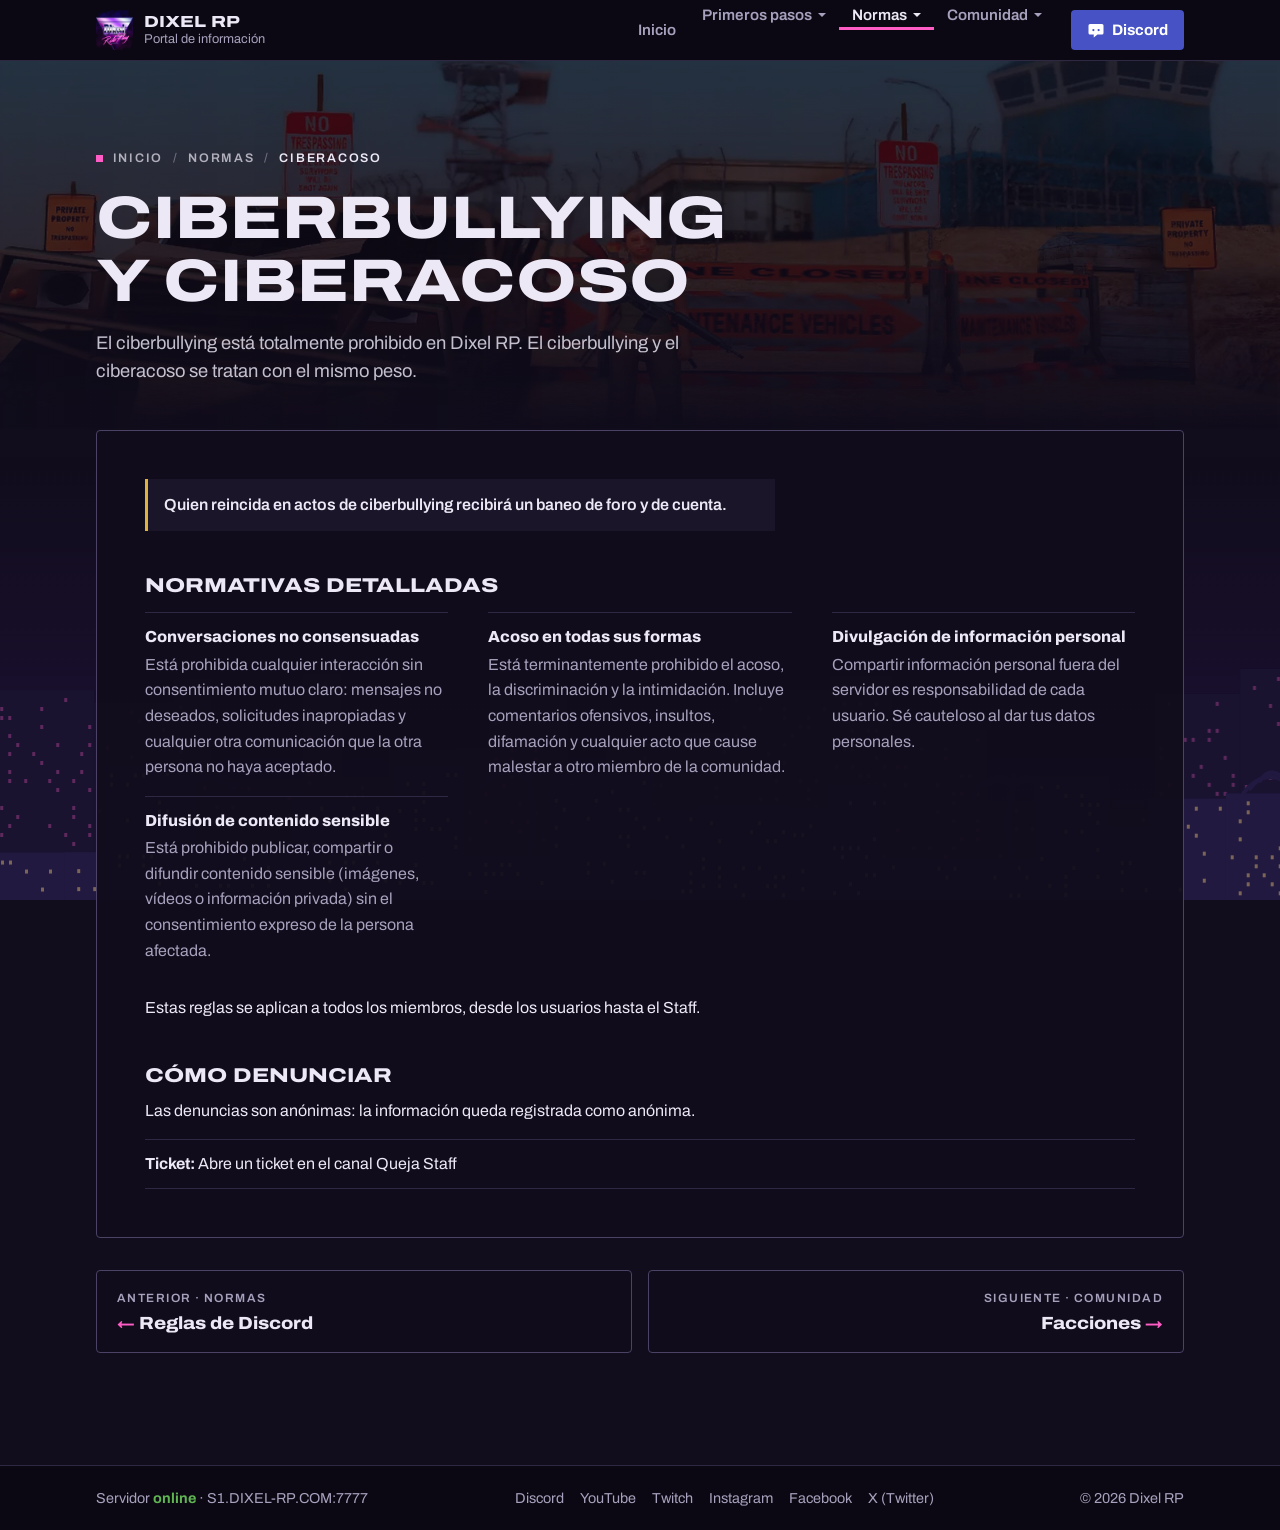
<file: ciberacoso.html>
<!DOCTYPE html>
<html lang="es">
<head>
  <meta charset="UTF-8">
  <meta name="viewport" content="width=device-width, initial-scale=1">
  <meta name="color-scheme" content="dark">
  <meta name="theme-color" content="#0b0813">

  <!-- SEO propio de esta página: título, descripción y dirección -->
  <title>Ciberbullying y ciberacoso · Dixel RP</title>
  <meta name="description" content="Qué se considera ciberbullying y ciberacoso en Dixel RP, las normas que lo prohíben y cómo denunciarlo de forma anónima ante el Staff.">
  <meta name="robots" content="index, follow, max-image-preview:large">
  <link rel="canonical" href="https://TU-DOMINIO/ciberacoso.html">

  <!-- Vista previa al compartir el enlace (Discord, WhatsApp, redes) -->
  <meta property="og:type" content="website">
  <meta property="og:site_name" content="Dixel RP">
  <meta property="og:locale" content="es_ES">
  <meta property="og:title" content="Ciberbullying y ciberacoso · Dixel RP">
  <meta property="og:description" content="Qué se considera ciberbullying y ciberacoso en Dixel RP, las normas que lo prohíben y cómo denunciarlo de forma anónima ante el Staff.">
  <meta property="og:url" content="https://TU-DOMINIO/ciberacoso.html">
  <meta property="og:image" content="https://TU-DOMINIO/img/dixel-logo.png">
  <meta property="og:image:width" content="360">
  <meta property="og:image:height" content="386">
  <meta property="og:image:alt" content="Logo de Dixel Role Play">
  <meta name="twitter:card" content="summary">

  <link rel="icon" type="image/png" href="img/dixel-logo.png">
  <link rel="apple-touch-icon" href="img/dixel-logo.png">

  <!-- Tipografía: una sola familia, Archivo, en dos anchos
       (ancho para títulos, al estilo de los menús del juego; normal para el texto) -->
  <link rel="preconnect" href="https://fonts.googleapis.com">
  <link rel="preconnect" href="https://fonts.gstatic.com" crossorigin>
  <link rel="stylesheet" href="https://fonts.googleapis.com/css2?family=Archivo:wdth,wght@62..125,400..800&display=swap">

  <link rel="stylesheet" href="css/styles.css">
  <!-- data.js = contenido · layout.js = barra, menú y pie · app.js = lógica -->
  <script src="js/data.js" defer></script>
  <script src="js/layout.js" defer></script>
  <script src="js/app.js" defer></script>
</head>
<body data-page="ciberacoso">
  <!-- La barra superior, el menú y el pie se dibujan desde js/layout.js
       (un solo sitio para todas las páginas). Aquí va el contenido de
       la sección que indica data-page. -->
  <main id="contenido" class="container" tabindex="-1"></main>

  <noscript>
    <p class="noscript">Este portal necesita JavaScript activado para mostrar su contenido.</p>
  </noscript>
</body>
</html>
</file>
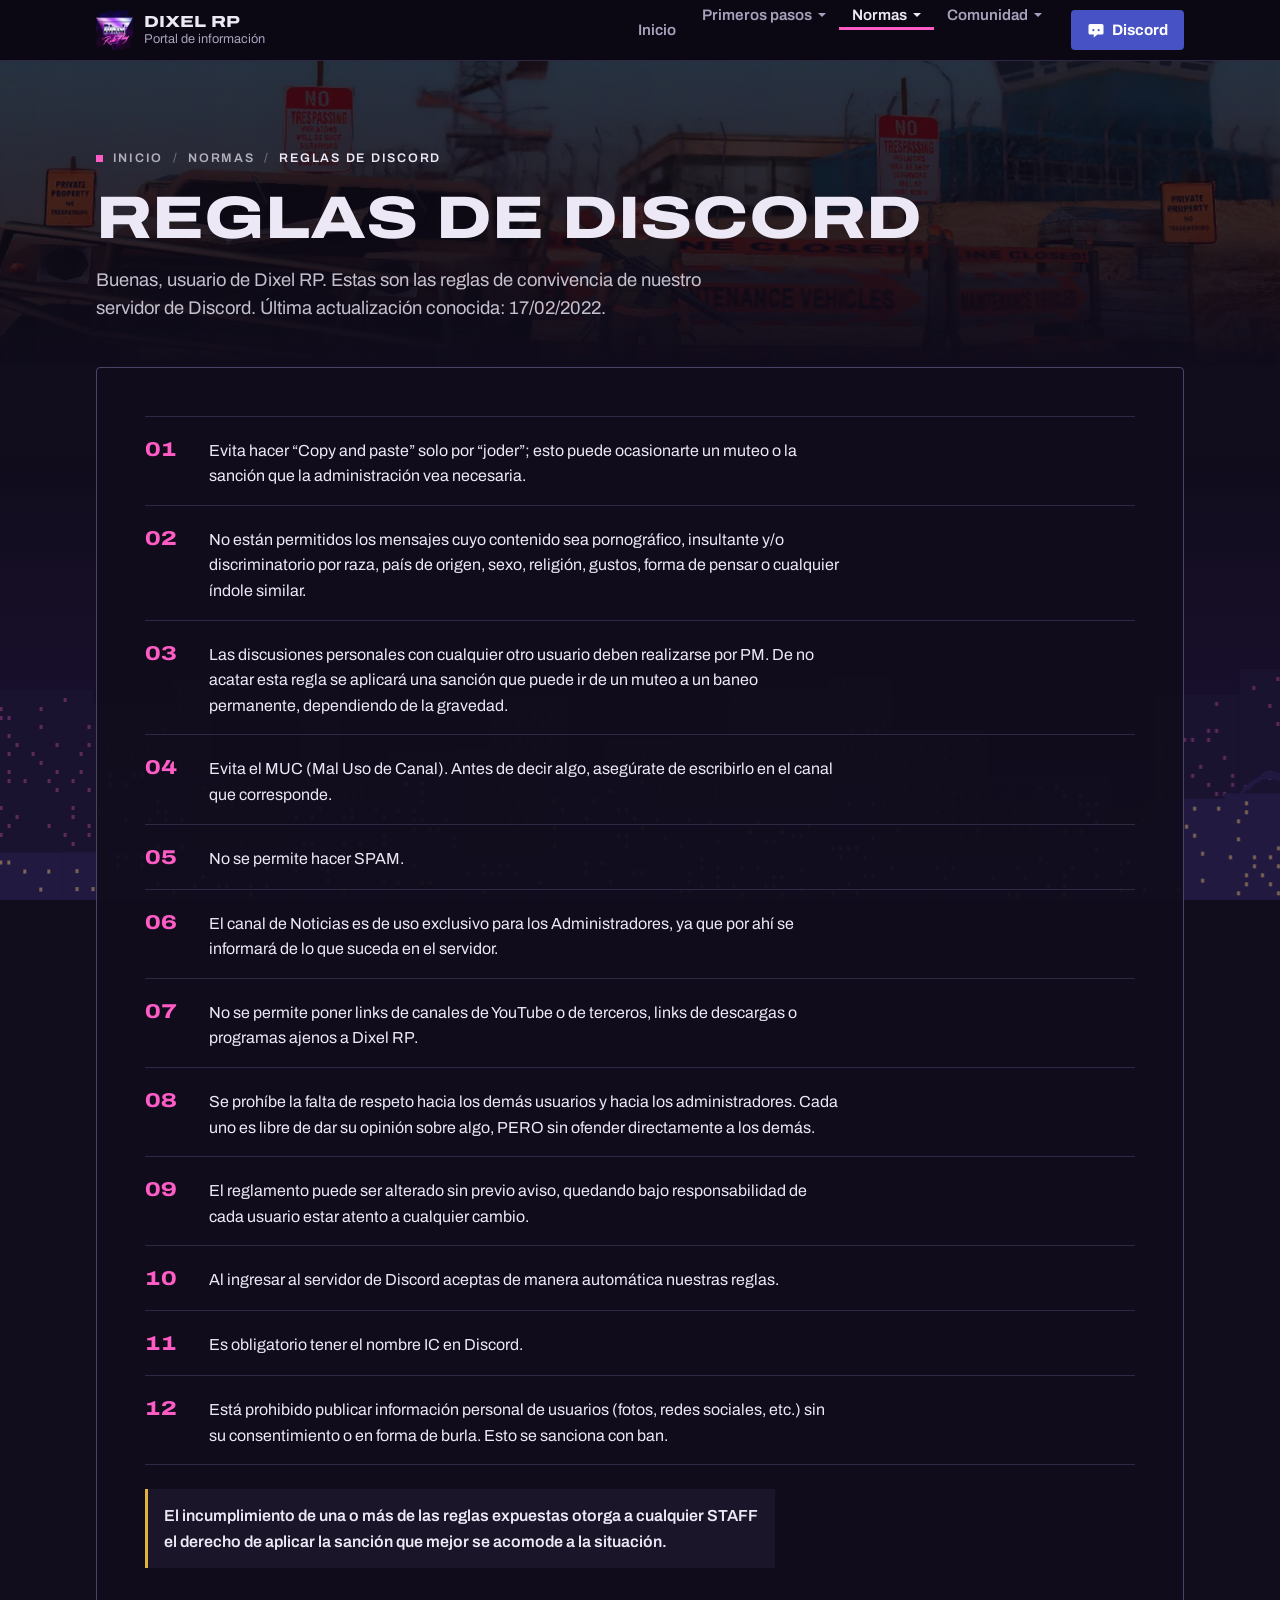
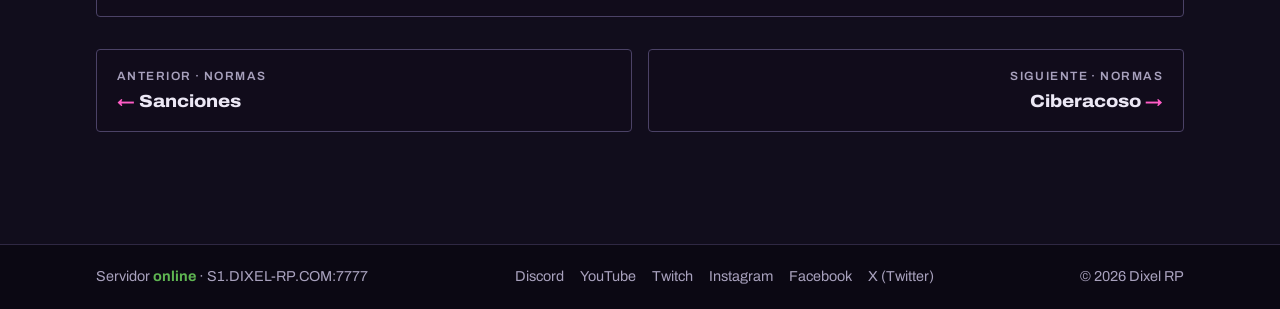
<file: discord.html>
<!DOCTYPE html>
<html lang="es">
<head>
  <meta charset="UTF-8">
  <meta name="viewport" content="width=device-width, initial-scale=1">
  <meta name="color-scheme" content="dark">
  <meta name="theme-color" content="#0b0813">

  <!-- SEO propio de esta página: título, descripción y dirección -->
  <title>Reglas de Discord · Dixel RP</title>
  <meta name="description" content="Las 12 reglas de convivencia del Discord de Dixel RP: respeto, uso correcto de los canales, spam, nombre IC obligatorio y sanciones.">
  <meta name="robots" content="index, follow, max-image-preview:large">
  <link rel="canonical" href="https://TU-DOMINIO/discord.html">

  <!-- Vista previa al compartir el enlace (Discord, WhatsApp, redes) -->
  <meta property="og:type" content="website">
  <meta property="og:site_name" content="Dixel RP">
  <meta property="og:locale" content="es_ES">
  <meta property="og:title" content="Reglas de Discord · Dixel RP">
  <meta property="og:description" content="Las 12 reglas de convivencia del Discord de Dixel RP: respeto, uso correcto de los canales, spam, nombre IC obligatorio y sanciones.">
  <meta property="og:url" content="https://TU-DOMINIO/discord.html">
  <meta property="og:image" content="https://TU-DOMINIO/img/dixel-logo.png">
  <meta property="og:image:width" content="360">
  <meta property="og:image:height" content="386">
  <meta property="og:image:alt" content="Logo de Dixel Role Play">
  <meta name="twitter:card" content="summary">

  <link rel="icon" type="image/png" href="img/dixel-logo.png">
  <link rel="apple-touch-icon" href="img/dixel-logo.png">

  <!-- Tipografía: una sola familia, Archivo, en dos anchos
       (ancho para títulos, al estilo de los menús del juego; normal para el texto) -->
  <link rel="preconnect" href="https://fonts.googleapis.com">
  <link rel="preconnect" href="https://fonts.gstatic.com" crossorigin>
  <link rel="stylesheet" href="https://fonts.googleapis.com/css2?family=Archivo:wdth,wght@62..125,400..800&display=swap">

  <link rel="stylesheet" href="css/styles.css">
  <!-- data.js = contenido · layout.js = barra, menú y pie · app.js = lógica -->
  <script src="js/data.js" defer></script>
  <script src="js/layout.js" defer></script>
  <script src="js/app.js" defer></script>
</head>
<body data-page="discord">
  <!-- La barra superior, el menú y el pie se dibujan desde js/layout.js
       (un solo sitio para todas las páginas). Aquí va el contenido de
       la sección que indica data-page. -->
  <main id="contenido" class="container" tabindex="-1"></main>

  <noscript>
    <p class="noscript">Este portal necesita JavaScript activado para mostrar su contenido.</p>
  </noscript>
</body>
</html>
</file>
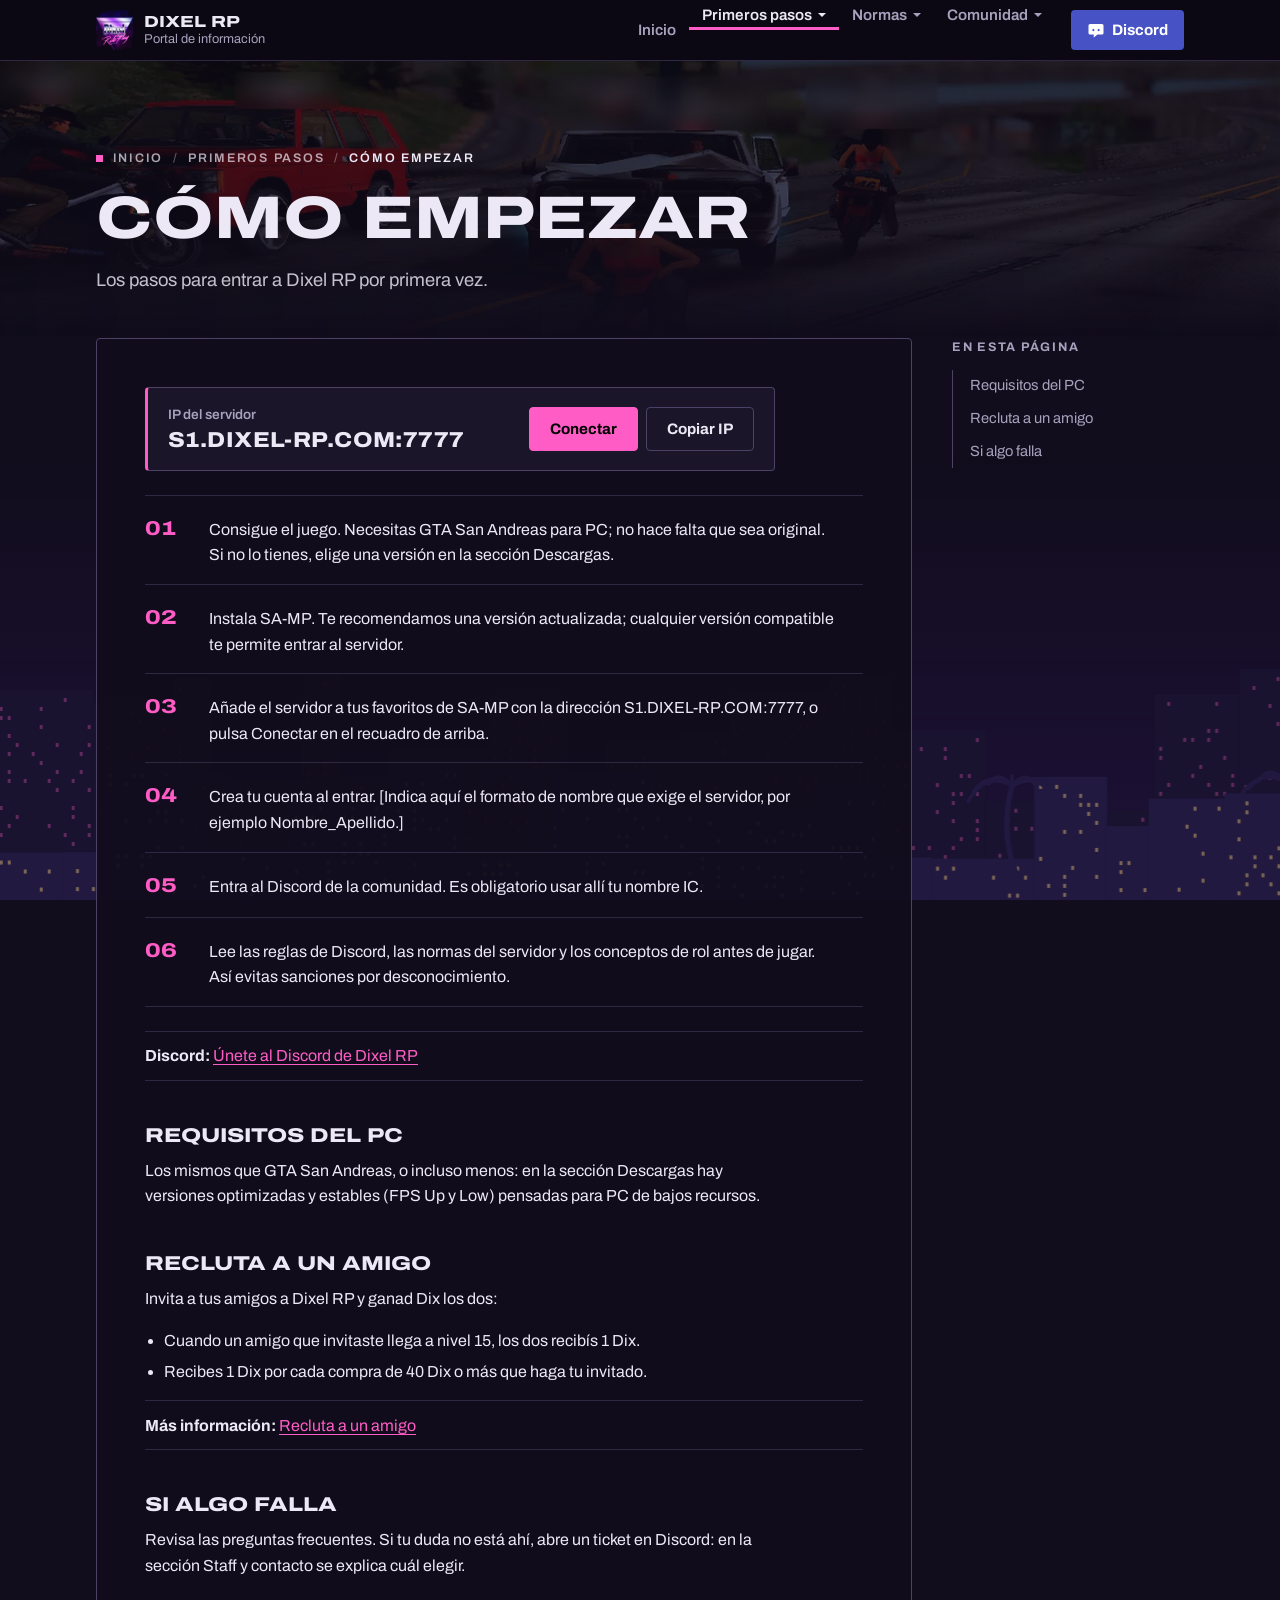
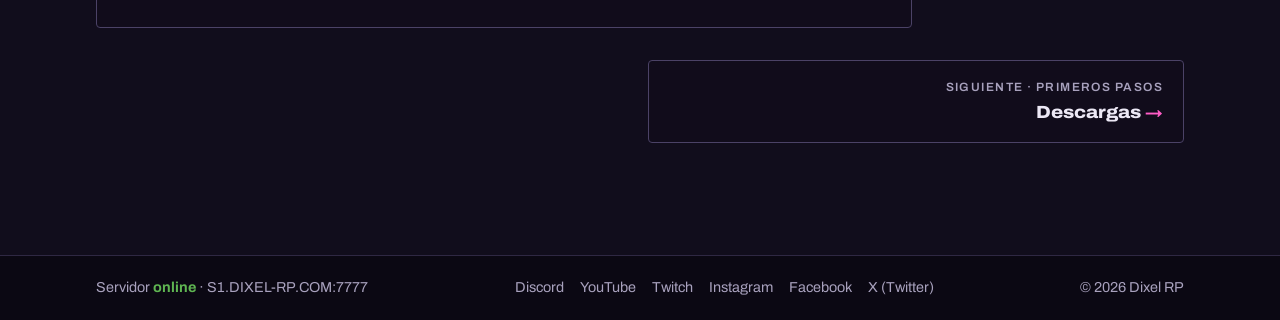
<file: empezar.html>
<!DOCTYPE html>
<html lang="es">
<head>
  <meta charset="UTF-8">
  <meta name="viewport" content="width=device-width, initial-scale=1">
  <meta name="color-scheme" content="dark">
  <meta name="theme-color" content="#0b0813">

  <!-- SEO propio de esta página: título, descripción y dirección -->
  <title>Cómo empezar a jugar en Dixel RP · Servidor de rol SA:MP</title>
  <meta name="description" content="Cómo jugar en Dixel RP paso a paso: IP del servidor (S1.DIXEL-RP.COM:7777), instalar GTA San Andreas y SA-MP, requisitos del PC y Discord de la comunidad.">
  <meta name="robots" content="index, follow, max-image-preview:large">
  <link rel="canonical" href="https://TU-DOMINIO/empezar.html">

  <!-- Vista previa al compartir el enlace (Discord, WhatsApp, redes) -->
  <meta property="og:type" content="website">
  <meta property="og:site_name" content="Dixel RP">
  <meta property="og:locale" content="es_ES">
  <meta property="og:title" content="Cómo empezar · Dixel RP">
  <meta property="og:description" content="Cómo jugar en Dixel RP paso a paso: IP del servidor (S1.DIXEL-RP.COM:7777), instalar GTA San Andreas y SA-MP, requisitos del PC y Discord de la comunidad.">
  <meta property="og:url" content="https://TU-DOMINIO/empezar.html">
  <meta property="og:image" content="https://TU-DOMINIO/img/dixel-logo.png">
  <meta property="og:image:width" content="360">
  <meta property="og:image:height" content="386">
  <meta property="og:image:alt" content="Logo de Dixel Role Play">
  <meta name="twitter:card" content="summary">

  <link rel="icon" type="image/png" href="img/dixel-logo.png">
  <link rel="apple-touch-icon" href="img/dixel-logo.png">

  <!-- Tipografía: una sola familia, Archivo, en dos anchos
       (ancho para títulos, al estilo de los menús del juego; normal para el texto) -->
  <link rel="preconnect" href="https://fonts.googleapis.com">
  <link rel="preconnect" href="https://fonts.gstatic.com" crossorigin>
  <link rel="stylesheet" href="https://fonts.googleapis.com/css2?family=Archivo:wdth,wght@62..125,400..800&display=swap">

  <link rel="stylesheet" href="css/styles.css">
  <!-- data.js = contenido · layout.js = barra, menú y pie · app.js = lógica -->
  <script src="js/data.js" defer></script>
  <script src="js/layout.js" defer></script>
  <script src="js/app.js" defer></script>
</head>
<body data-page="empezar">
  <!-- La barra superior, el menú y el pie se dibujan desde js/layout.js
       (un solo sitio para todas las páginas). Aquí va el contenido de
       la sección que indica data-page. -->
  <main id="contenido" class="container" tabindex="-1"></main>

  <noscript>
    <p class="noscript">Este portal necesita JavaScript activado para mostrar su contenido.</p>
  </noscript>
</body>
</html>
</file>
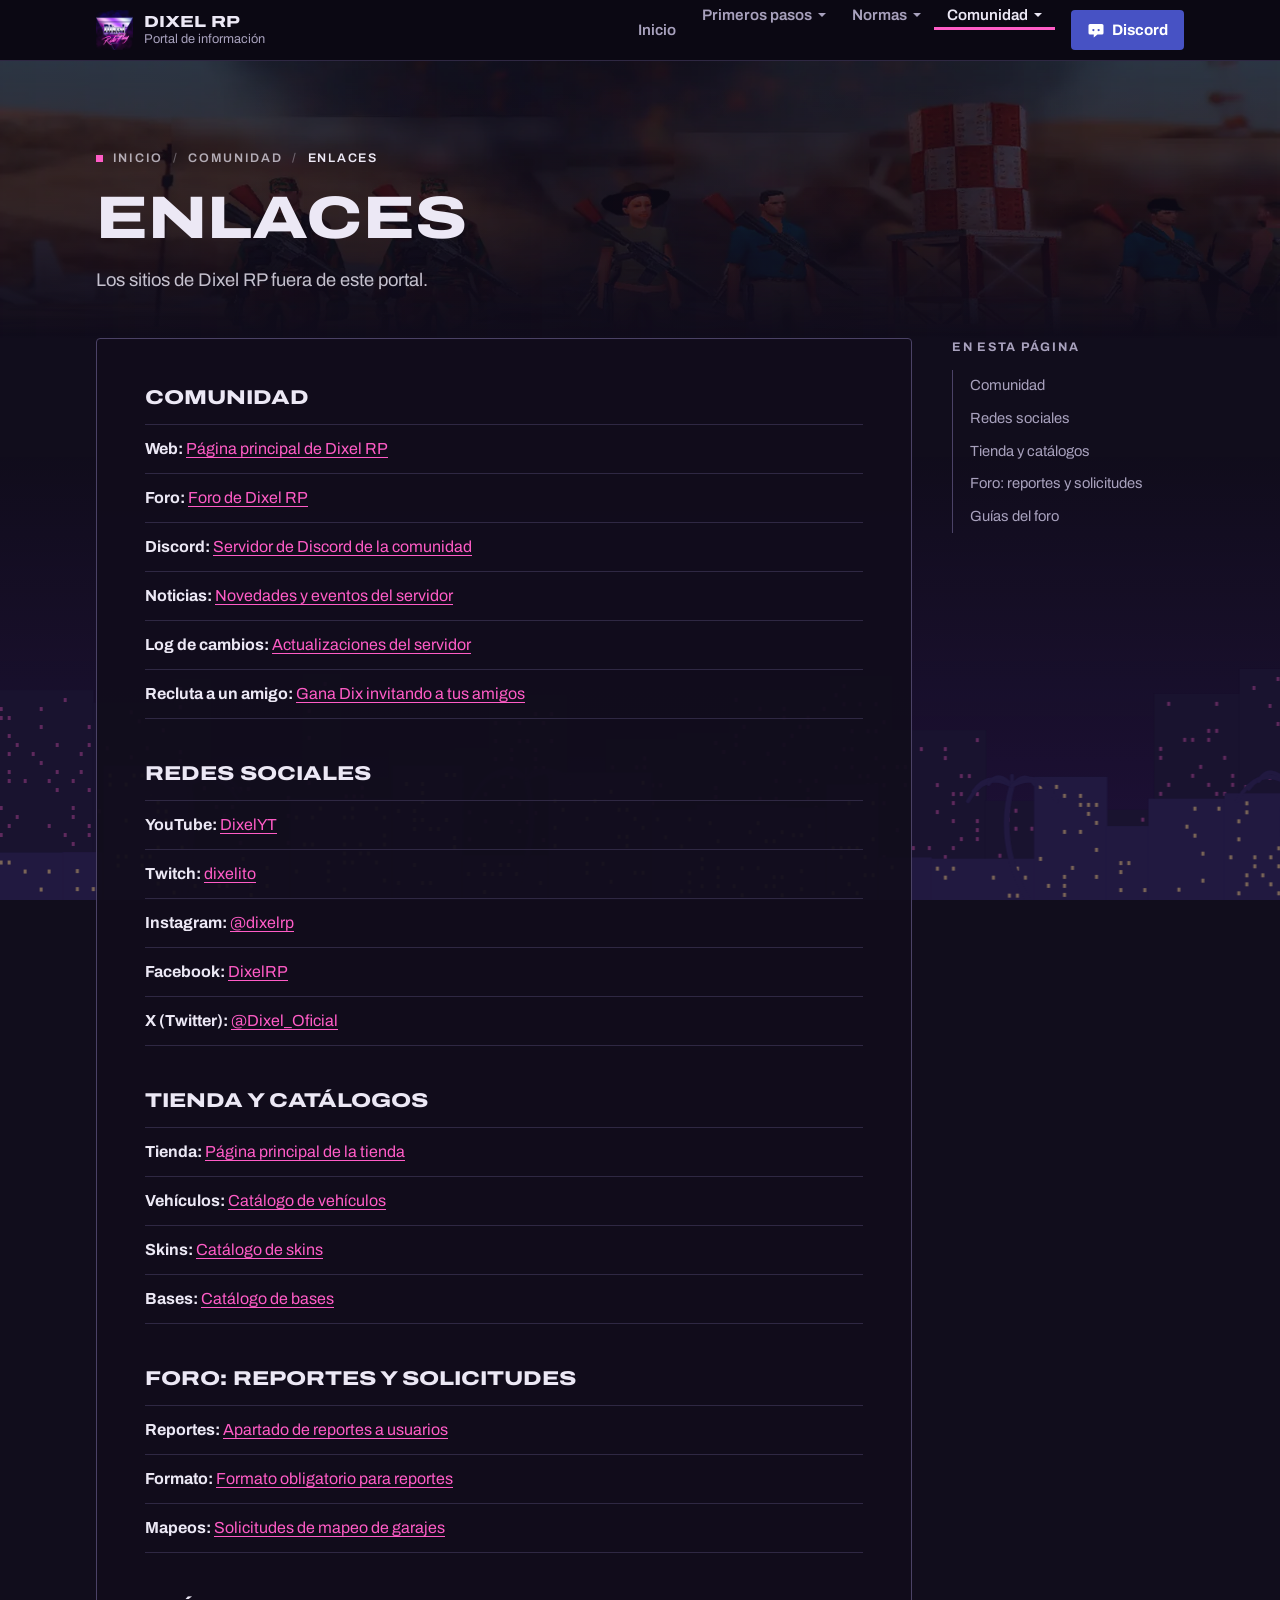
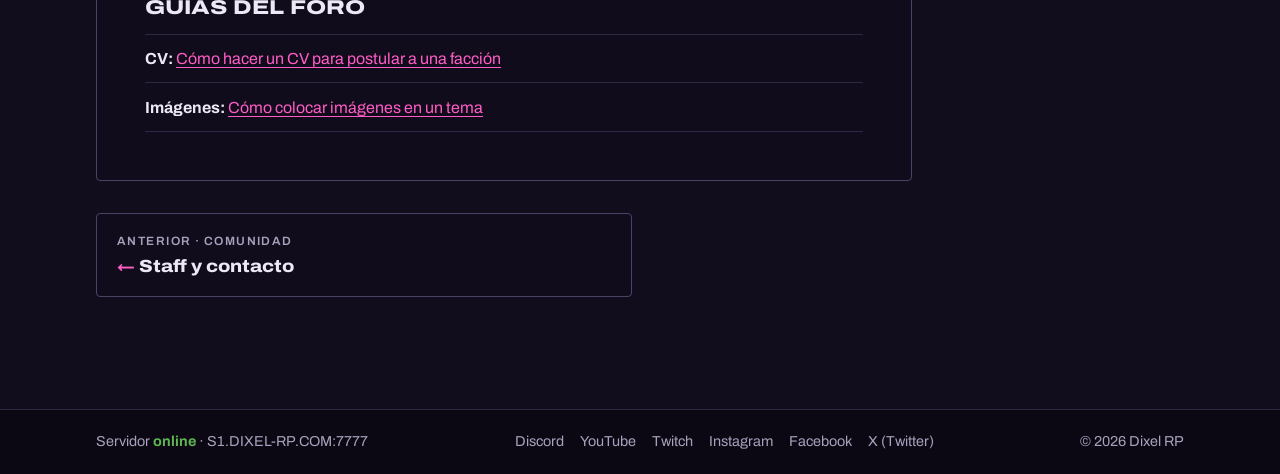
<file: enlaces.html>
<!DOCTYPE html>
<html lang="es">
<head>
  <meta charset="UTF-8">
  <meta name="viewport" content="width=device-width, initial-scale=1">
  <meta name="color-scheme" content="dark">
  <meta name="theme-color" content="#0b0813">

  <!-- SEO propio de esta página: título, descripción y dirección -->
  <title>Enlaces: foro, tienda y guías · Dixel RP</title>
  <meta name="description" content="Todos los enlaces de Dixel RP en una lista: foro, tienda, catálogos de vehículos, skins y bases, reportes y guías.">
  <meta name="robots" content="index, follow, max-image-preview:large">
  <link rel="canonical" href="https://TU-DOMINIO/enlaces.html">

  <!-- Vista previa al compartir el enlace (Discord, WhatsApp, redes) -->
  <meta property="og:type" content="website">
  <meta property="og:site_name" content="Dixel RP">
  <meta property="og:locale" content="es_ES">
  <meta property="og:title" content="Enlaces · Dixel RP">
  <meta property="og:description" content="Todos los enlaces de Dixel RP en una lista: foro, tienda, catálogos de vehículos, skins y bases, reportes y guías.">
  <meta property="og:url" content="https://TU-DOMINIO/enlaces.html">
  <meta property="og:image" content="https://TU-DOMINIO/img/dixel-logo.png">
  <meta property="og:image:width" content="360">
  <meta property="og:image:height" content="386">
  <meta property="og:image:alt" content="Logo de Dixel Role Play">
  <meta name="twitter:card" content="summary">

  <link rel="icon" type="image/png" href="img/dixel-logo.png">
  <link rel="apple-touch-icon" href="img/dixel-logo.png">

  <!-- Tipografía: una sola familia, Archivo, en dos anchos
       (ancho para títulos, al estilo de los menús del juego; normal para el texto) -->
  <link rel="preconnect" href="https://fonts.googleapis.com">
  <link rel="preconnect" href="https://fonts.gstatic.com" crossorigin>
  <link rel="stylesheet" href="https://fonts.googleapis.com/css2?family=Archivo:wdth,wght@62..125,400..800&display=swap">

  <link rel="stylesheet" href="css/styles.css">
  <!-- data.js = contenido · layout.js = barra, menú y pie · app.js = lógica -->
  <script src="js/data.js" defer></script>
  <script src="js/layout.js" defer></script>
  <script src="js/app.js" defer></script>
</head>
<body data-page="enlaces">
  <!-- La barra superior, el menú y el pie se dibujan desde js/layout.js
       (un solo sitio para todas las páginas). Aquí va el contenido de
       la sección que indica data-page. -->
  <main id="contenido" class="container" tabindex="-1"></main>

  <noscript>
    <p class="noscript">Este portal necesita JavaScript activado para mostrar su contenido.</p>
  </noscript>
</body>
</html>
</file>
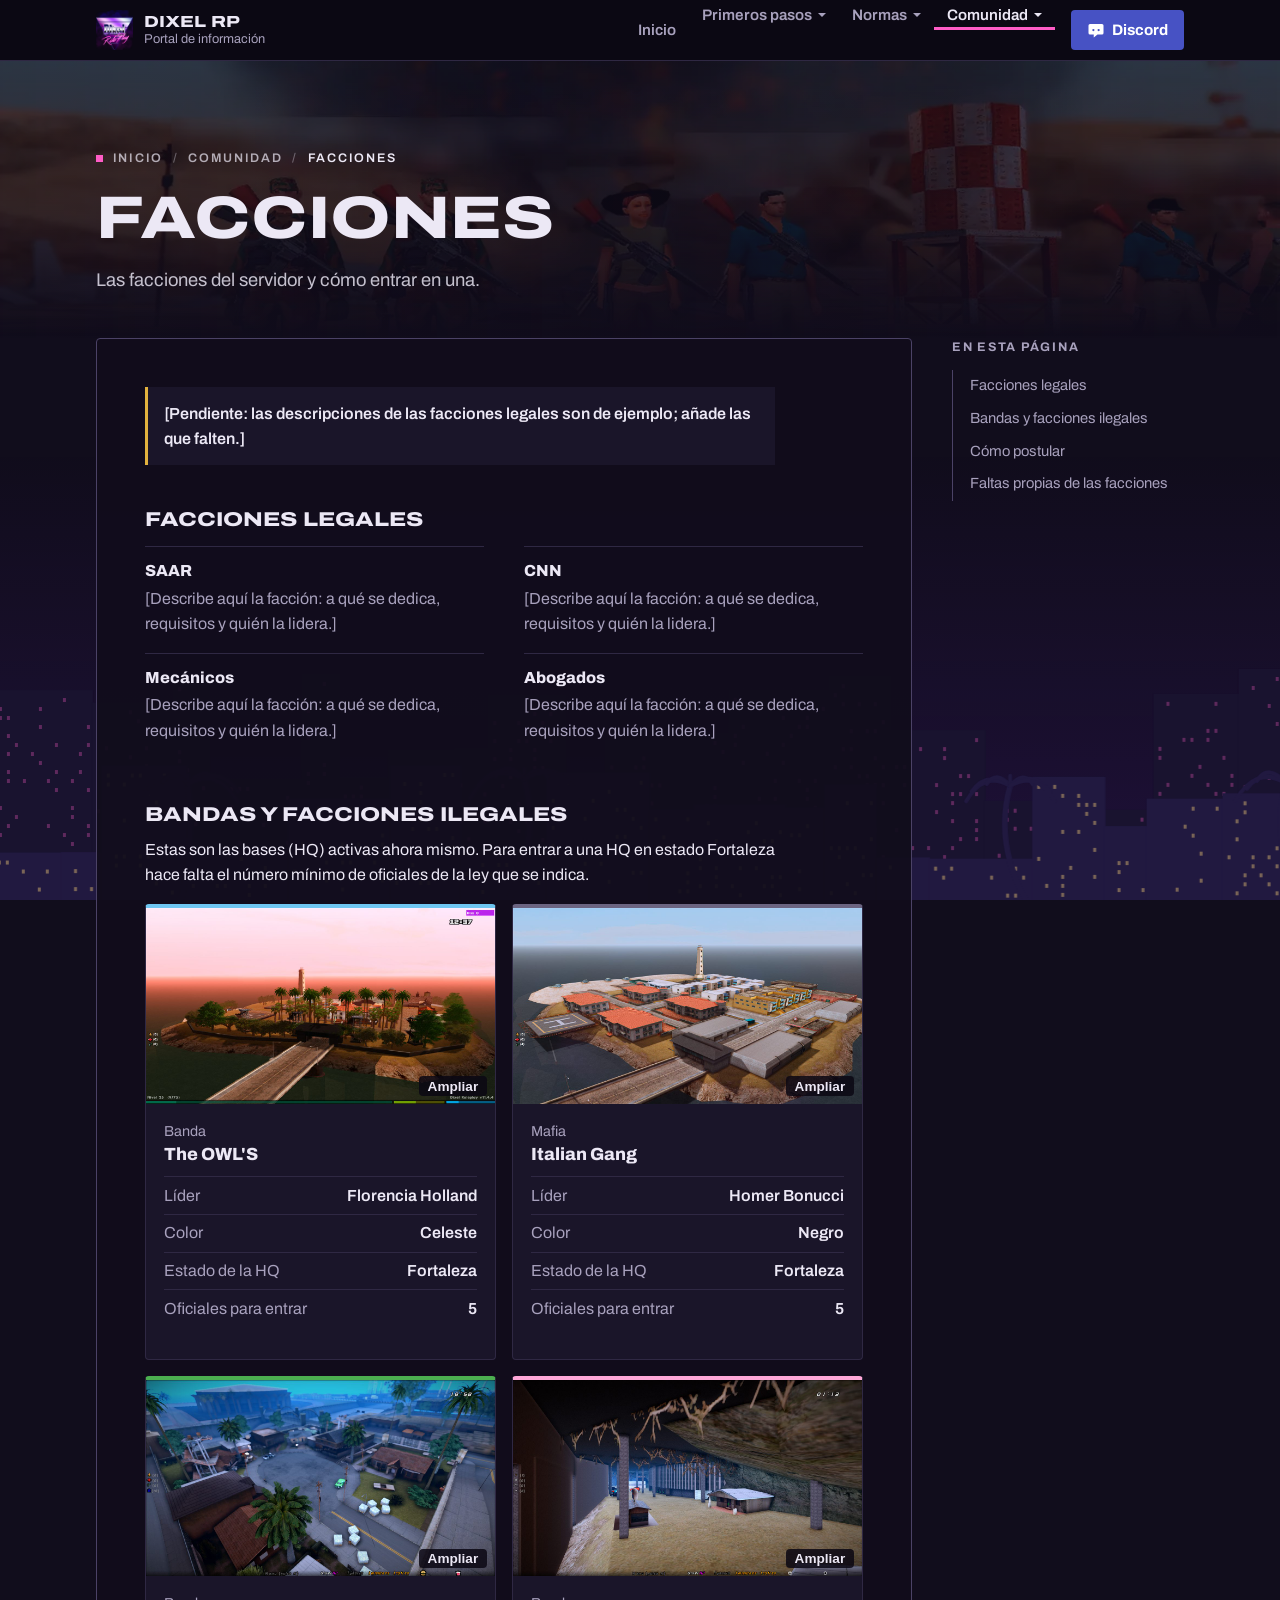
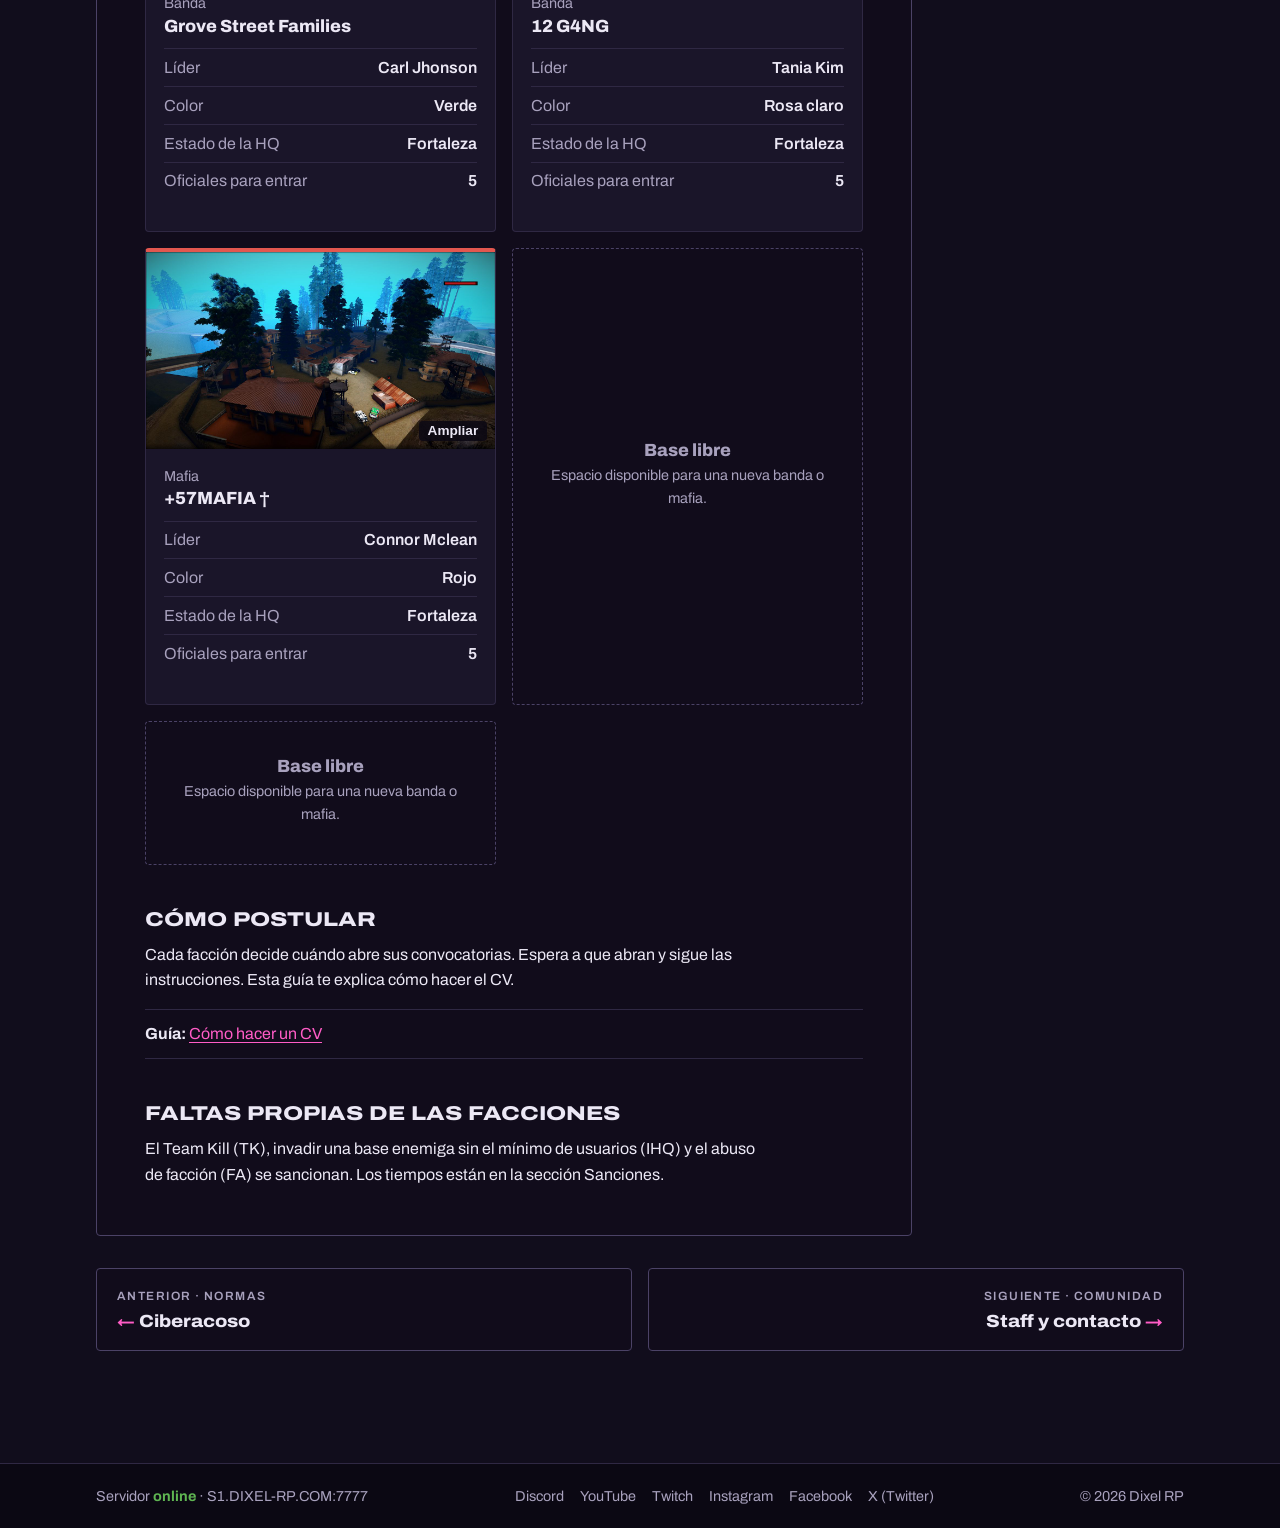
<file: facciones.html>
<!DOCTYPE html>
<html lang="es">
<head>
  <meta charset="UTF-8">
  <meta name="viewport" content="width=device-width, initial-scale=1">
  <meta name="color-scheme" content="dark">
  <meta name="theme-color" content="#0b0813">

  <!-- SEO propio de esta página: título, descripción y dirección -->
  <title>Facciones, bandas y mafias · Dixel RP</title>
  <meta name="description" content="Facciones legales, bandas y mafias de Dixel RP: bases (HQ) activas, líderes, requisitos para entrar y cómo postular con tu CV.">
  <meta name="robots" content="index, follow, max-image-preview:large">
  <link rel="canonical" href="https://TU-DOMINIO/facciones.html">

  <!-- Vista previa al compartir el enlace (Discord, WhatsApp, redes) -->
  <meta property="og:type" content="website">
  <meta property="og:site_name" content="Dixel RP">
  <meta property="og:locale" content="es_ES">
  <meta property="og:title" content="Facciones · Dixel RP">
  <meta property="og:description" content="Facciones legales, bandas y mafias de Dixel RP: bases (HQ) activas, líderes, requisitos para entrar y cómo postular con tu CV.">
  <meta property="og:url" content="https://TU-DOMINIO/facciones.html">
  <meta property="og:image" content="https://TU-DOMINIO/img/dixel-logo.png">
  <meta property="og:image:width" content="360">
  <meta property="og:image:height" content="386">
  <meta property="og:image:alt" content="Logo de Dixel Role Play">
  <meta name="twitter:card" content="summary">

  <link rel="icon" type="image/png" href="img/dixel-logo.png">
  <link rel="apple-touch-icon" href="img/dixel-logo.png">

  <!-- Tipografía: una sola familia, Archivo, en dos anchos
       (ancho para títulos, al estilo de los menús del juego; normal para el texto) -->
  <link rel="preconnect" href="https://fonts.googleapis.com">
  <link rel="preconnect" href="https://fonts.gstatic.com" crossorigin>
  <link rel="stylesheet" href="https://fonts.googleapis.com/css2?family=Archivo:wdth,wght@62..125,400..800&display=swap">

  <link rel="stylesheet" href="css/styles.css">
  <!-- data.js = contenido · layout.js = barra, menú y pie · app.js = lógica -->
  <script src="js/data.js" defer></script>
  <script src="js/layout.js" defer></script>
  <script src="js/app.js" defer></script>
</head>
<body data-page="facciones">
  <!-- La barra superior, el menú y el pie se dibujan desde js/layout.js
       (un solo sitio para todas las páginas). Aquí va el contenido de
       la sección que indica data-page. -->
  <main id="contenido" class="container" tabindex="-1"></main>

  <noscript>
    <p class="noscript">Este portal necesita JavaScript activado para mostrar su contenido.</p>
  </noscript>
</body>
</html>
</file>
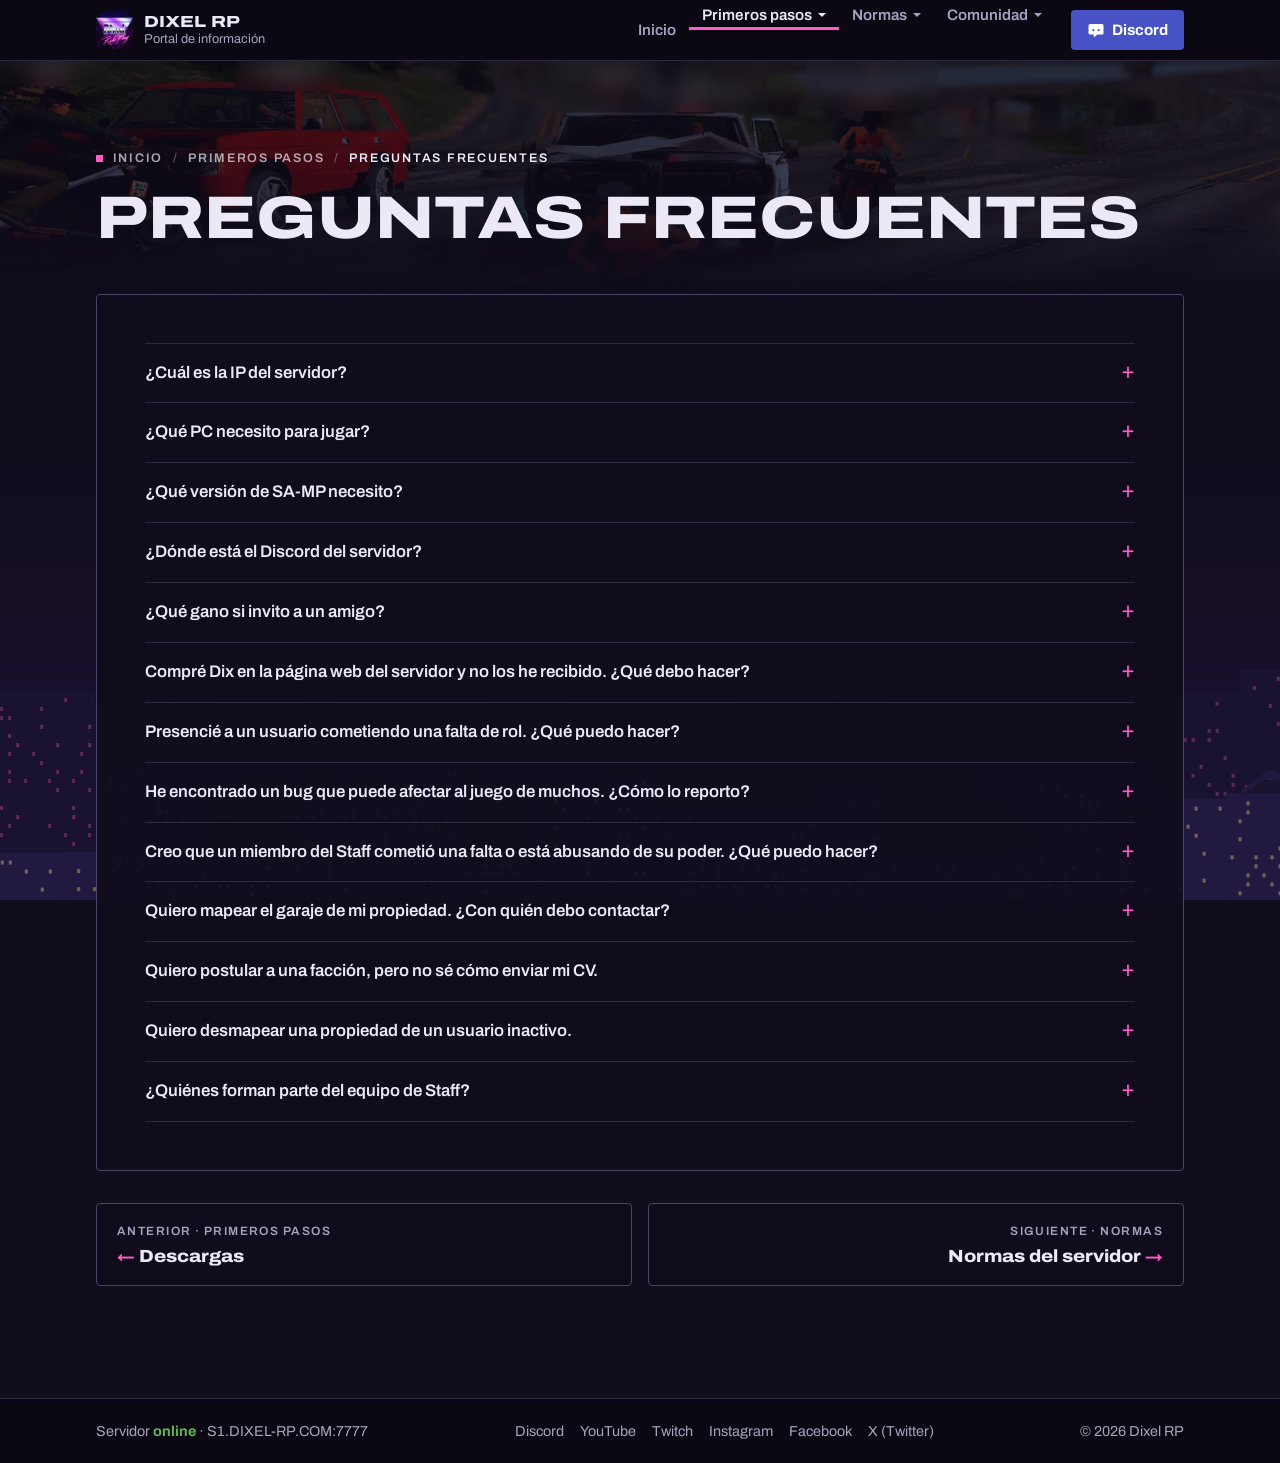
<file: faq.html>
<!DOCTYPE html>
<html lang="es">
<head>
  <meta charset="UTF-8">
  <meta name="viewport" content="width=device-width, initial-scale=1">
  <meta name="color-scheme" content="dark">
  <meta name="theme-color" content="#0b0813">

  <!-- SEO propio de esta página: título, descripción y dirección -->
  <title>Preguntas frecuentes (FAQ) · Dixel RP</title>
  <meta name="description" content="Dudas frecuentes de Dixel RP: IP del servidor, requisitos del PC, Discord, compras de Dix, reportes, bugs, quejas al Staff y facciones.">
  <meta name="robots" content="index, follow, max-image-preview:large">
  <link rel="canonical" href="https://TU-DOMINIO/faq.html">

  <!-- Vista previa al compartir el enlace (Discord, WhatsApp, redes) -->
  <meta property="og:type" content="website">
  <meta property="og:site_name" content="Dixel RP">
  <meta property="og:locale" content="es_ES">
  <meta property="og:title" content="Preguntas frecuentes · Dixel RP">
  <meta property="og:description" content="Dudas frecuentes de Dixel RP: IP del servidor, requisitos del PC, Discord, compras de Dix, reportes, bugs, quejas al Staff y facciones.">
  <meta property="og:url" content="https://TU-DOMINIO/faq.html">
  <meta property="og:image" content="https://TU-DOMINIO/img/dixel-logo.png">
  <meta property="og:image:width" content="360">
  <meta property="og:image:height" content="386">
  <meta property="og:image:alt" content="Logo de Dixel Role Play">
  <meta name="twitter:card" content="summary">

  <link rel="icon" type="image/png" href="img/dixel-logo.png">
  <link rel="apple-touch-icon" href="img/dixel-logo.png">

  <!-- Tipografía: una sola familia, Archivo, en dos anchos
       (ancho para títulos, al estilo de los menús del juego; normal para el texto) -->
  <link rel="preconnect" href="https://fonts.googleapis.com">
  <link rel="preconnect" href="https://fonts.gstatic.com" crossorigin>
  <link rel="stylesheet" href="https://fonts.googleapis.com/css2?family=Archivo:wdth,wght@62..125,400..800&display=swap">

  <link rel="stylesheet" href="css/styles.css">
  <!-- data.js = contenido · layout.js = barra, menú y pie · app.js = lógica -->
  <script src="js/data.js" defer></script>
  <script src="js/layout.js" defer></script>
  <script src="js/app.js" defer></script>
</head>
<body data-page="faq">
  <!-- La barra superior, el menú y el pie se dibujan desde js/layout.js
       (un solo sitio para todas las páginas). Aquí va el contenido de
       la sección que indica data-page. -->
  <main id="contenido" class="container" tabindex="-1"></main>

  <noscript>
    <p class="noscript">Este portal necesita JavaScript activado para mostrar su contenido.</p>
  </noscript>
</body>
</html>
</file>
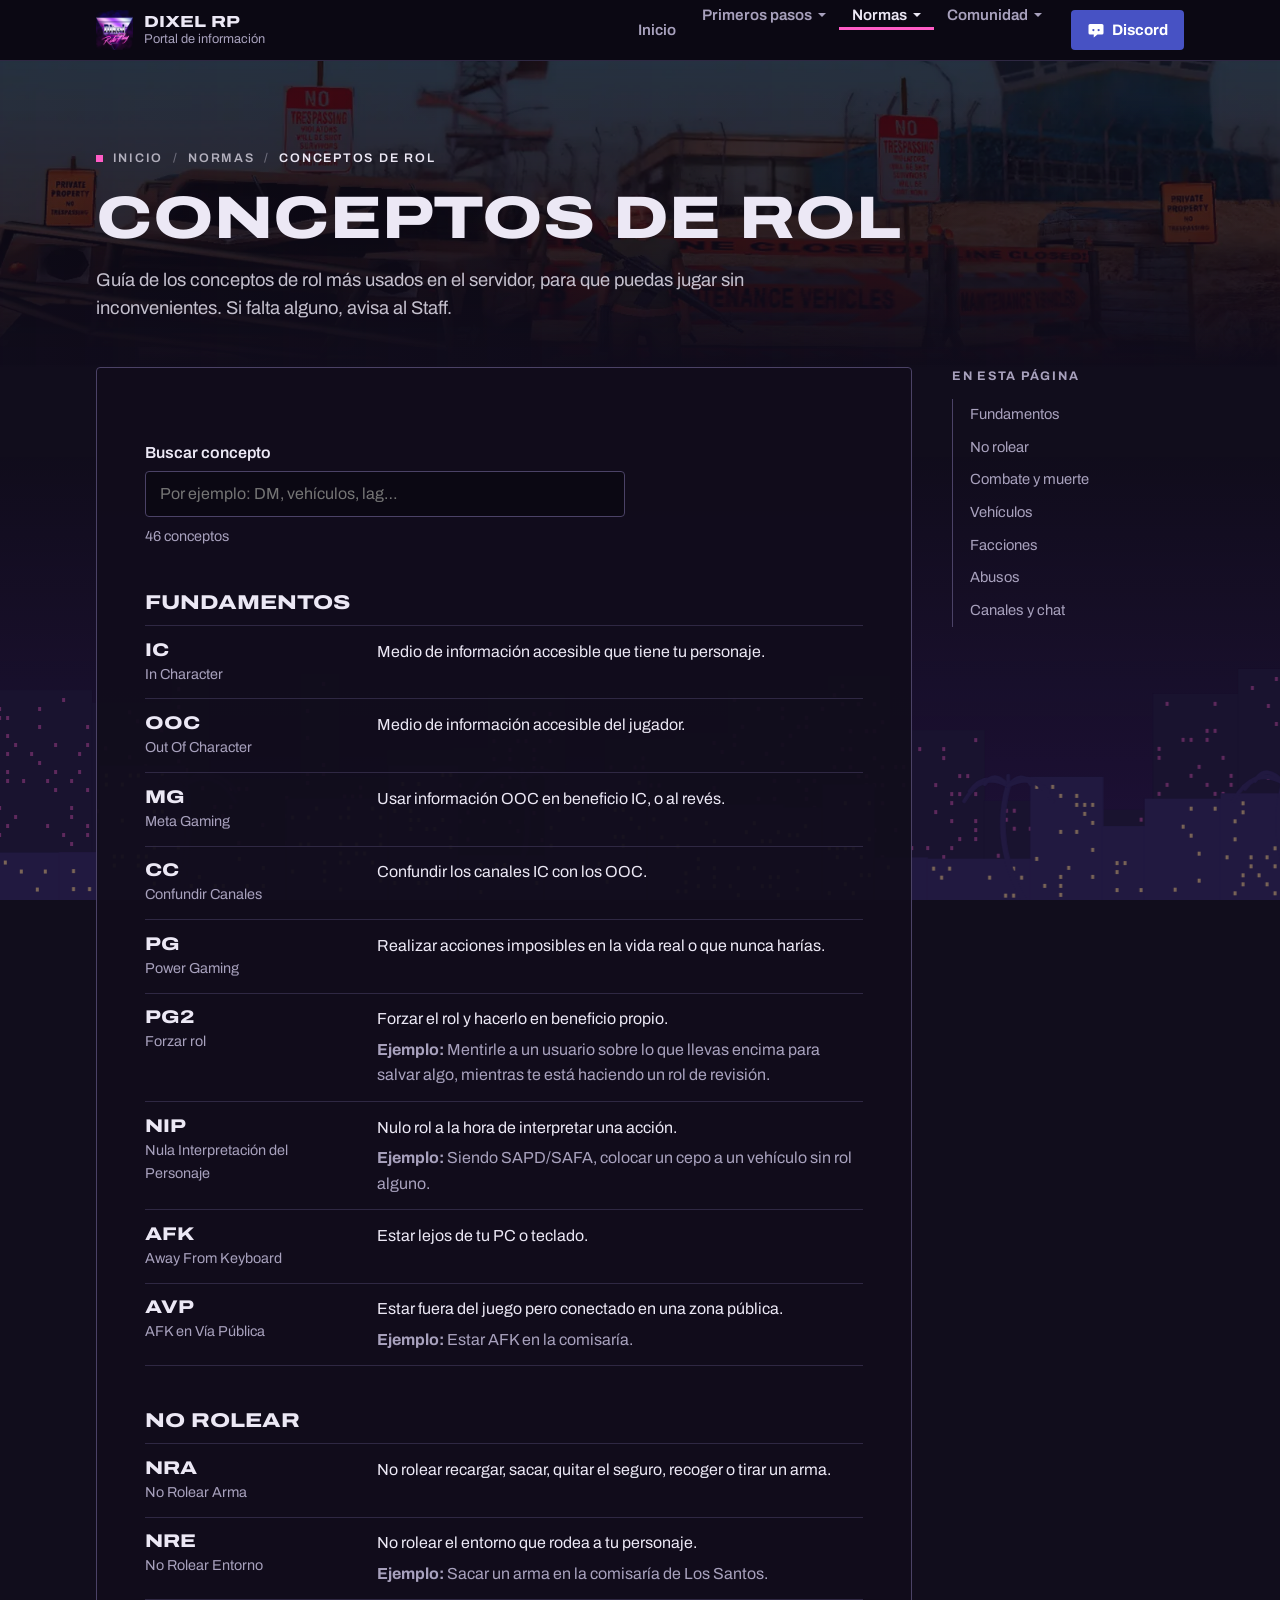
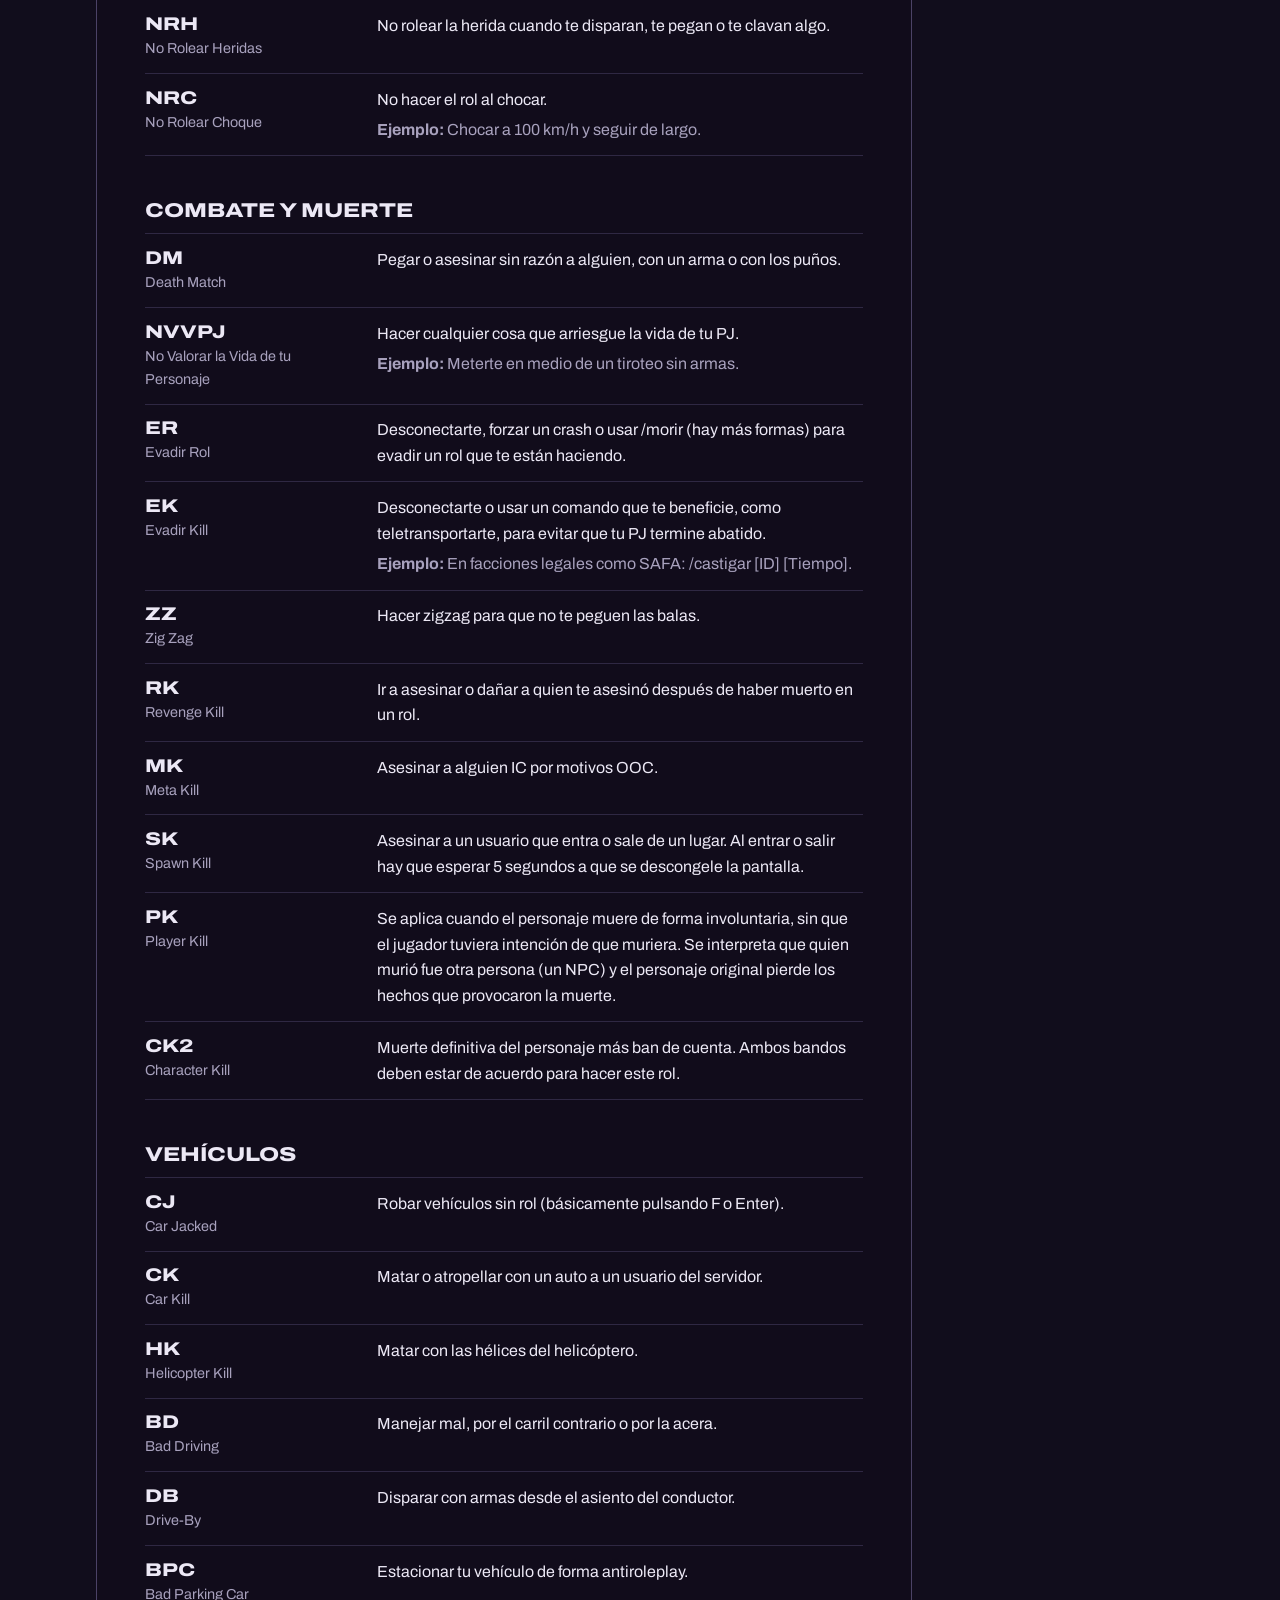
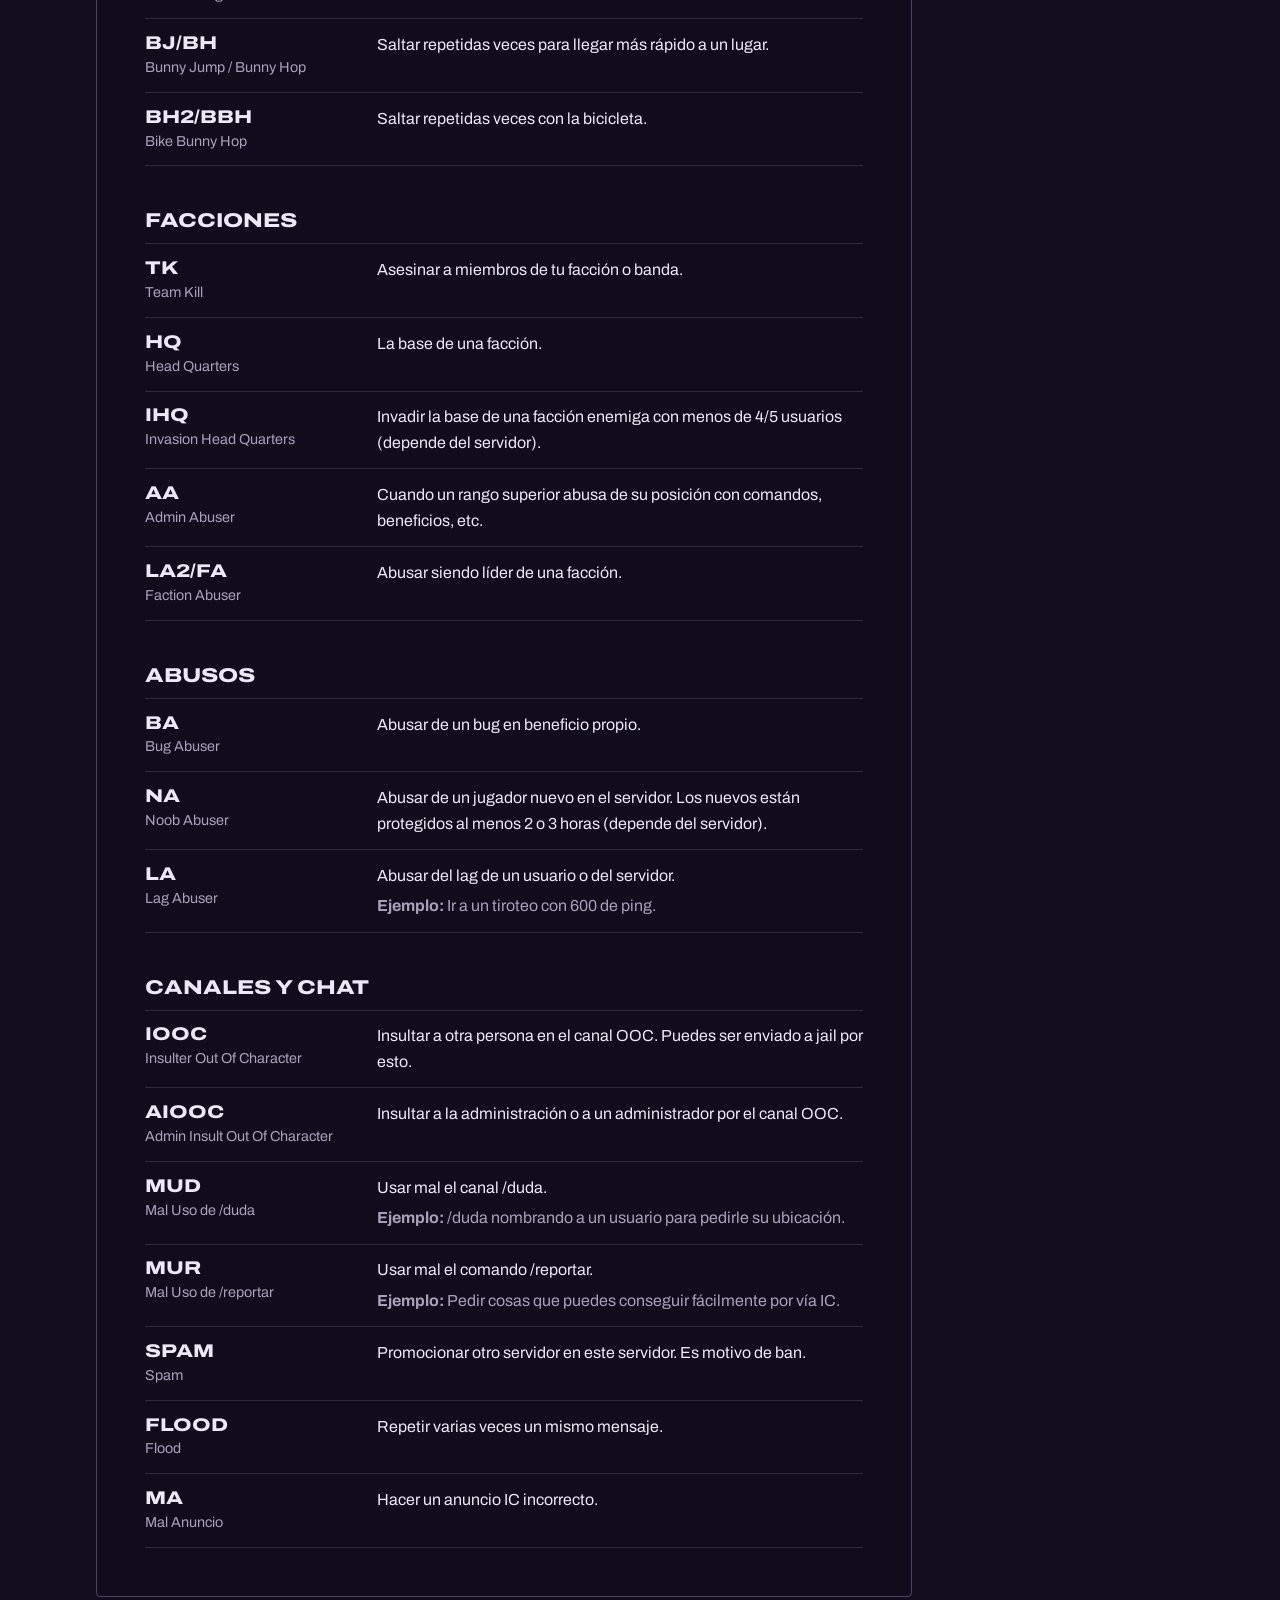
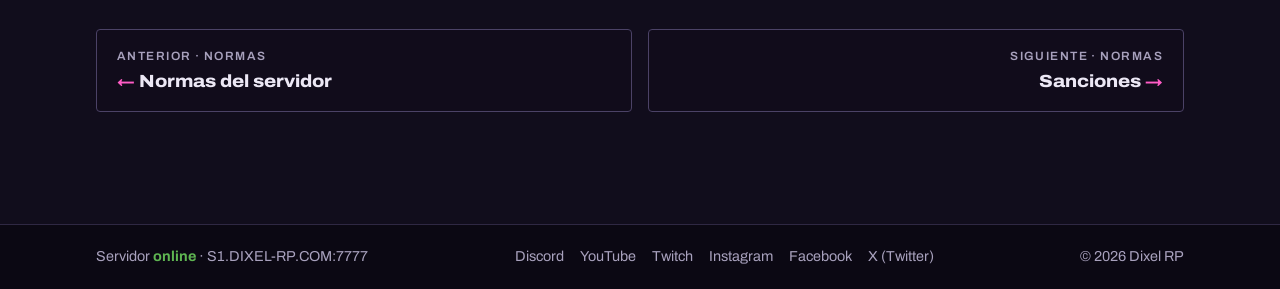
<file: rol.html>
<!DOCTYPE html>
<html lang="es">
<head>
  <meta charset="UTF-8">
  <meta name="viewport" content="width=device-width, initial-scale=1">
  <meta name="color-scheme" content="dark">
  <meta name="theme-color" content="#0b0813">

  <!-- SEO propio de esta página: título, descripción y dirección -->
  <title>Conceptos de rol: glosario de siglas (DM, PG, MG…) · Dixel RP</title>
  <meta name="description" content="Glosario con buscador de los conceptos de rol de SA:MP: IC, OOC, MG, PG, DM, RK, CK y muchos más, explicados con ejemplos para jugar en Dixel RP.">
  <meta name="robots" content="index, follow, max-image-preview:large">
  <link rel="canonical" href="https://TU-DOMINIO/rol.html">

  <!-- Vista previa al compartir el enlace (Discord, WhatsApp, redes) -->
  <meta property="og:type" content="website">
  <meta property="og:site_name" content="Dixel RP">
  <meta property="og:locale" content="es_ES">
  <meta property="og:title" content="Conceptos de rol · Dixel RP">
  <meta property="og:description" content="Glosario con buscador de los conceptos de rol de SA:MP: IC, OOC, MG, PG, DM, RK, CK y muchos más, explicados con ejemplos para jugar en Dixel RP.">
  <meta property="og:url" content="https://TU-DOMINIO/rol.html">
  <meta property="og:image" content="https://TU-DOMINIO/img/dixel-logo.png">
  <meta property="og:image:width" content="360">
  <meta property="og:image:height" content="386">
  <meta property="og:image:alt" content="Logo de Dixel Role Play">
  <meta name="twitter:card" content="summary">

  <link rel="icon" type="image/png" href="img/dixel-logo.png">
  <link rel="apple-touch-icon" href="img/dixel-logo.png">

  <!-- Tipografía: una sola familia, Archivo, en dos anchos
       (ancho para títulos, al estilo de los menús del juego; normal para el texto) -->
  <link rel="preconnect" href="https://fonts.googleapis.com">
  <link rel="preconnect" href="https://fonts.gstatic.com" crossorigin>
  <link rel="stylesheet" href="https://fonts.googleapis.com/css2?family=Archivo:wdth,wght@62..125,400..800&display=swap">

  <link rel="stylesheet" href="css/styles.css">
  <!-- data.js = contenido · layout.js = barra, menú y pie · app.js = lógica -->
  <script src="js/data.js" defer></script>
  <script src="js/layout.js" defer></script>
  <script src="js/app.js" defer></script>
</head>
<body data-page="rol">
  <!-- La barra superior, el menú y el pie se dibujan desde js/layout.js
       (un solo sitio para todas las páginas). Aquí va el contenido de
       la sección que indica data-page. -->
  <main id="contenido" class="container" tabindex="-1"></main>

  <noscript>
    <p class="noscript">Este portal necesita JavaScript activado para mostrar su contenido.</p>
  </noscript>
</body>
</html>
</file>
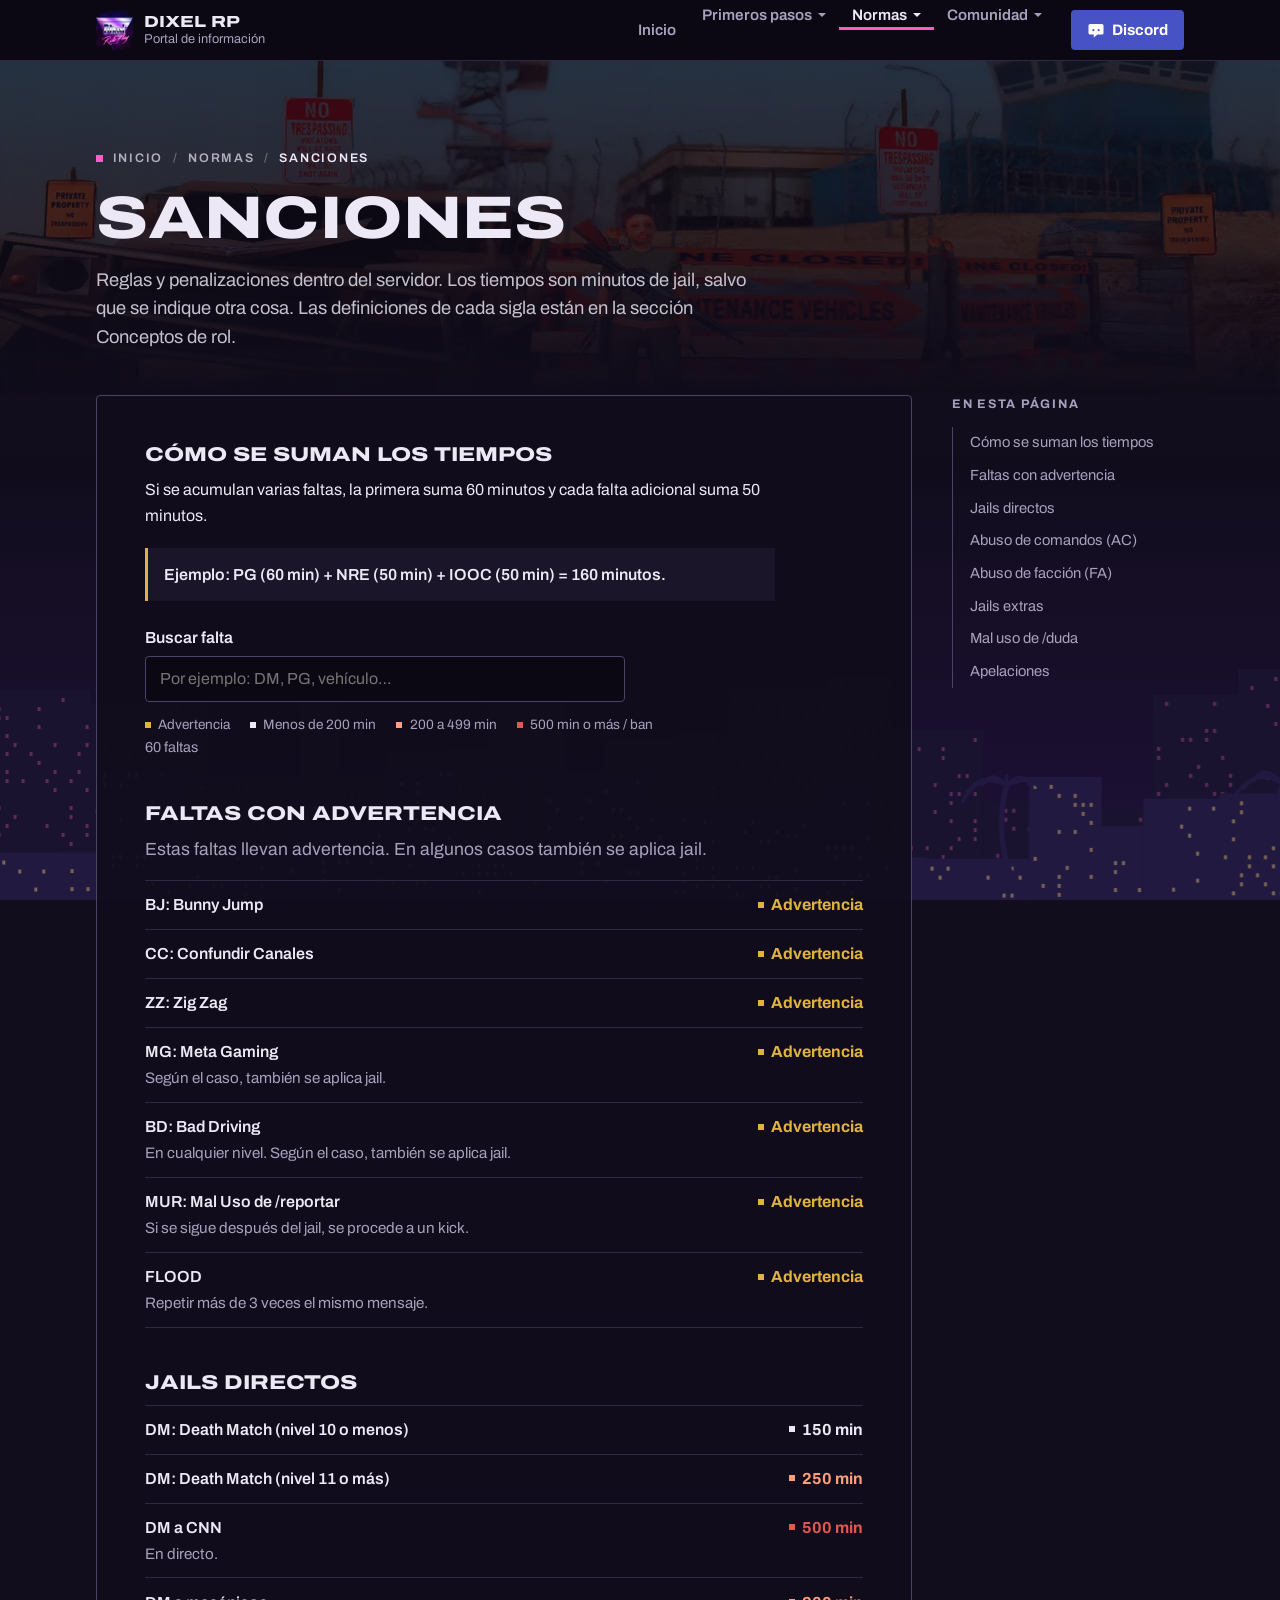
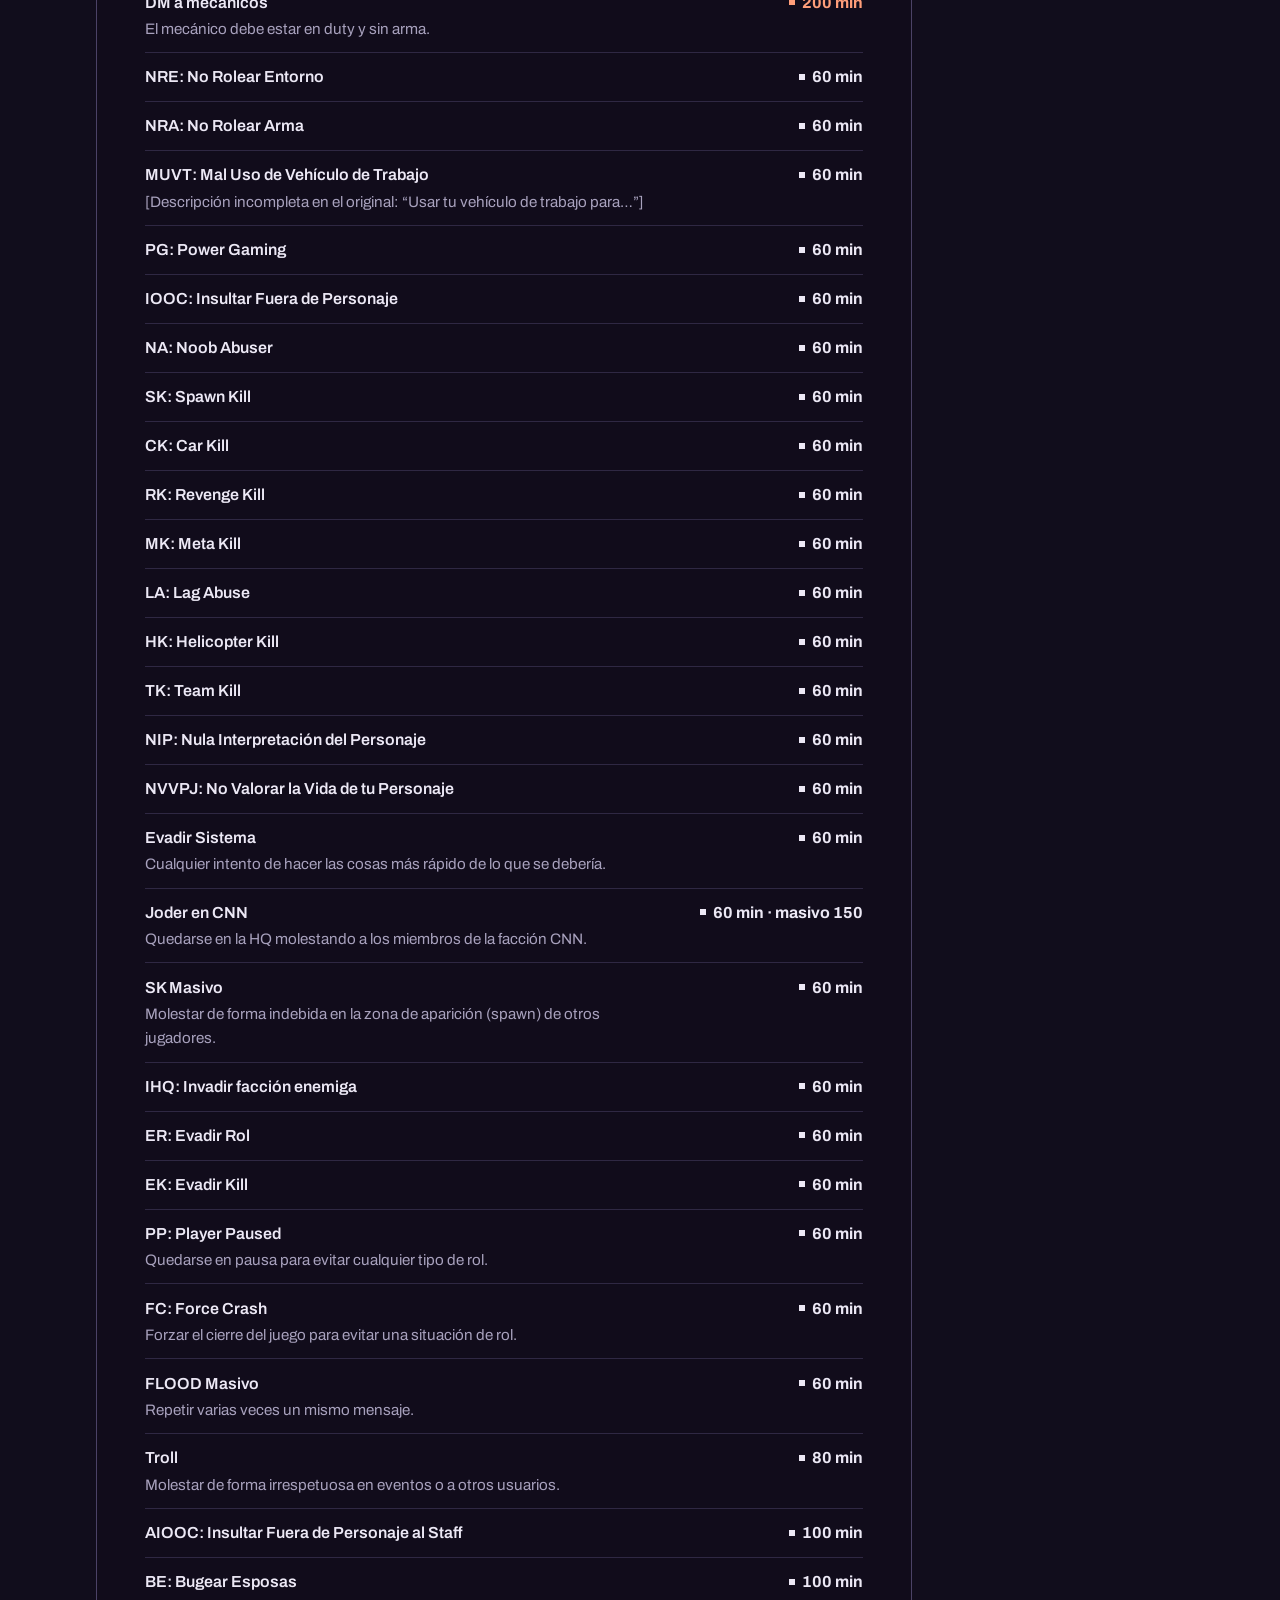
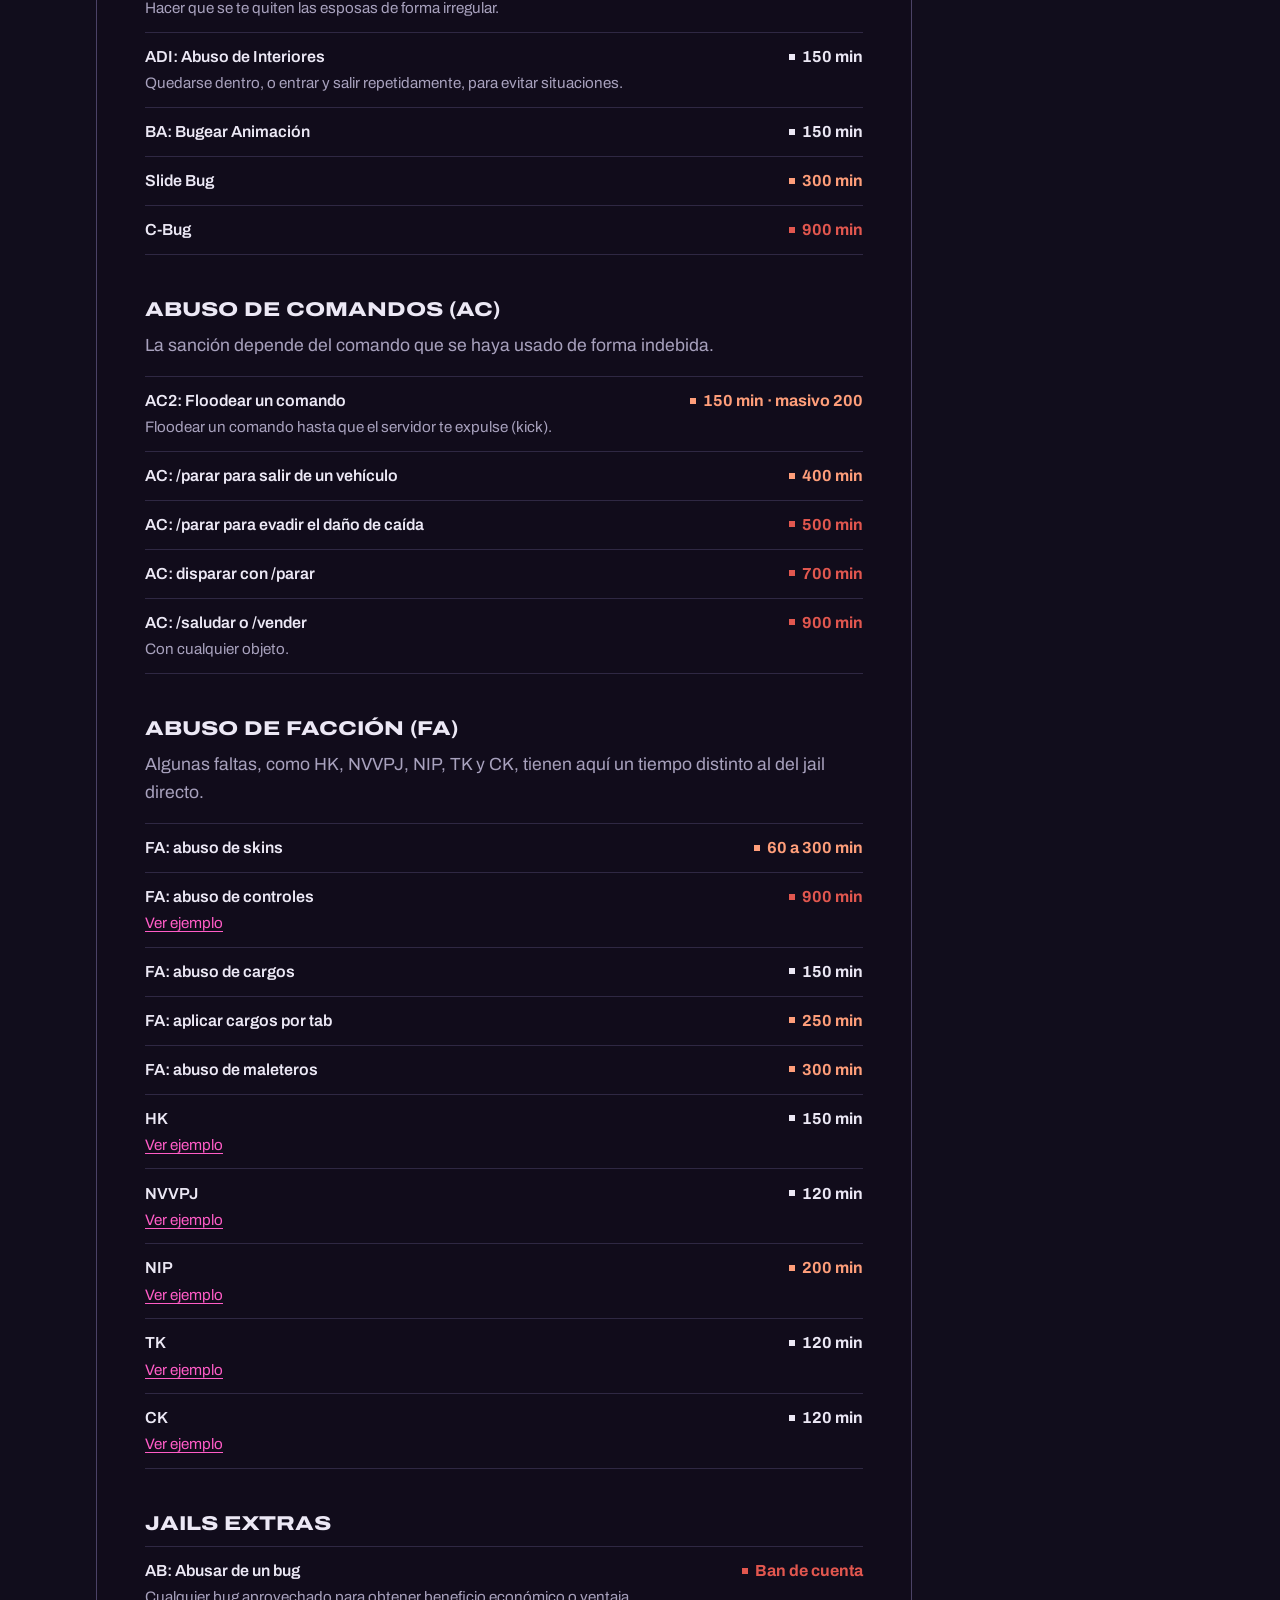
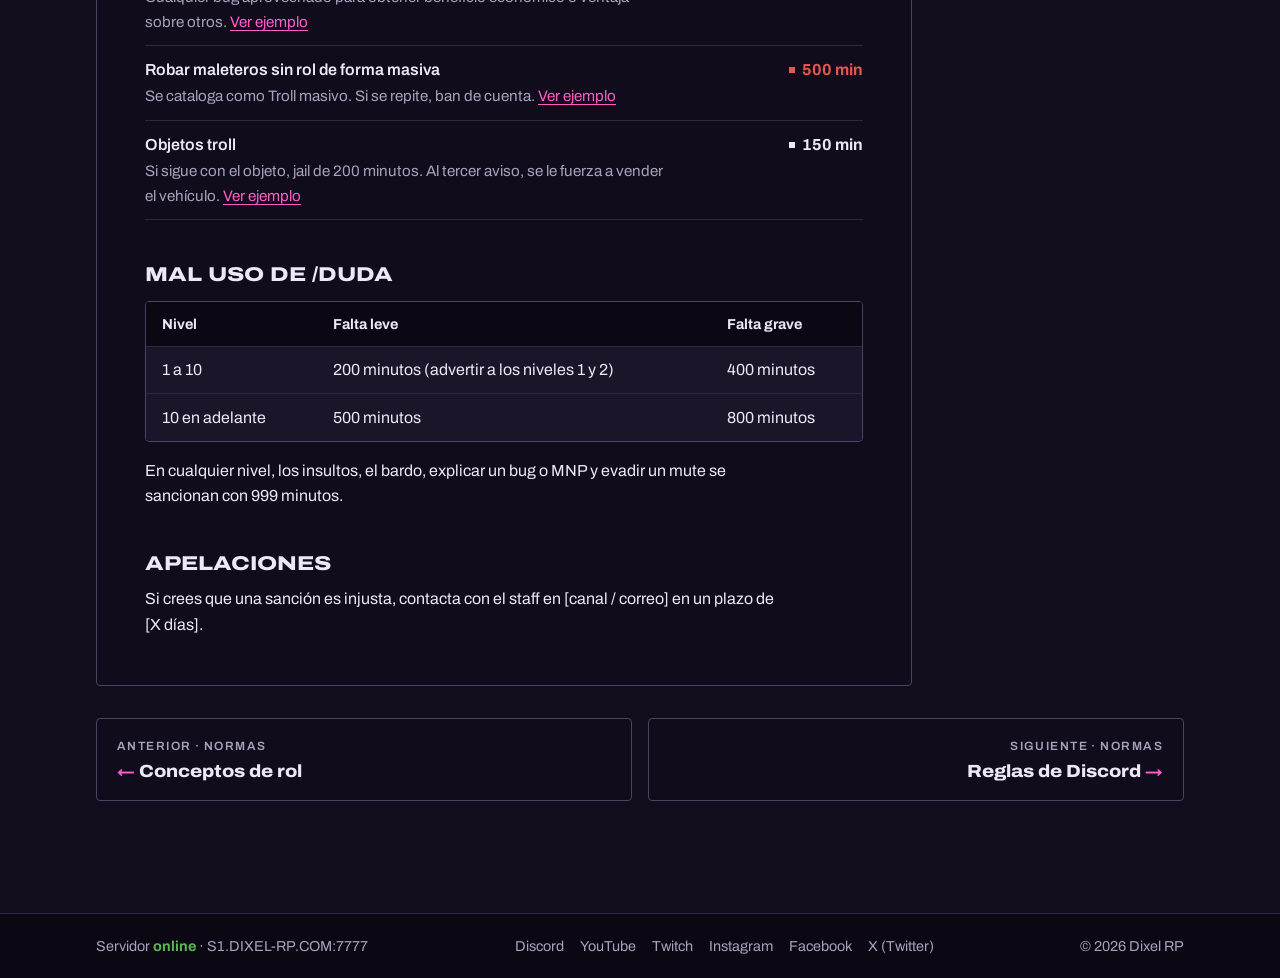
<file: sanciones.html>
<!DOCTYPE html>
<html lang="es">
<head>
  <meta charset="UTF-8">
  <meta name="viewport" content="width=device-width, initial-scale=1">
  <meta name="color-scheme" content="dark">
  <meta name="theme-color" content="#0b0813">

  <!-- SEO propio de esta página: título, descripción y dirección -->
  <title>Sanciones y tiempos de jail · Dixel RP</title>
  <meta name="description" content="Sanciones de Dixel RP: minutos de jail por cada falta de rol (DM, PG, NRE…), abuso de comandos y de facción, y cómo se suman los tiempos.">
  <meta name="robots" content="index, follow, max-image-preview:large">
  <link rel="canonical" href="https://TU-DOMINIO/sanciones.html">

  <!-- Vista previa al compartir el enlace (Discord, WhatsApp, redes) -->
  <meta property="og:type" content="website">
  <meta property="og:site_name" content="Dixel RP">
  <meta property="og:locale" content="es_ES">
  <meta property="og:title" content="Sanciones · Dixel RP">
  <meta property="og:description" content="Sanciones de Dixel RP: minutos de jail por cada falta de rol (DM, PG, NRE…), abuso de comandos y de facción, y cómo se suman los tiempos.">
  <meta property="og:url" content="https://TU-DOMINIO/sanciones.html">
  <meta property="og:image" content="https://TU-DOMINIO/img/dixel-logo.png">
  <meta property="og:image:width" content="360">
  <meta property="og:image:height" content="386">
  <meta property="og:image:alt" content="Logo de Dixel Role Play">
  <meta name="twitter:card" content="summary">

  <link rel="icon" type="image/png" href="img/dixel-logo.png">
  <link rel="apple-touch-icon" href="img/dixel-logo.png">

  <!-- Tipografía: una sola familia, Archivo, en dos anchos
       (ancho para títulos, al estilo de los menús del juego; normal para el texto) -->
  <link rel="preconnect" href="https://fonts.googleapis.com">
  <link rel="preconnect" href="https://fonts.gstatic.com" crossorigin>
  <link rel="stylesheet" href="https://fonts.googleapis.com/css2?family=Archivo:wdth,wght@62..125,400..800&display=swap">

  <link rel="stylesheet" href="css/styles.css">
  <!-- data.js = contenido · layout.js = barra, menú y pie · app.js = lógica -->
  <script src="js/data.js" defer></script>
  <script src="js/layout.js" defer></script>
  <script src="js/app.js" defer></script>
</head>
<body data-page="sanciones">
  <!-- La barra superior, el menú y el pie se dibujan desde js/layout.js
       (un solo sitio para todas las páginas). Aquí va el contenido de
       la sección que indica data-page. -->
  <main id="contenido" class="container" tabindex="-1"></main>

  <noscript>
    <p class="noscript">Este portal necesita JavaScript activado para mostrar su contenido.</p>
  </noscript>
</body>
</html>
</file>
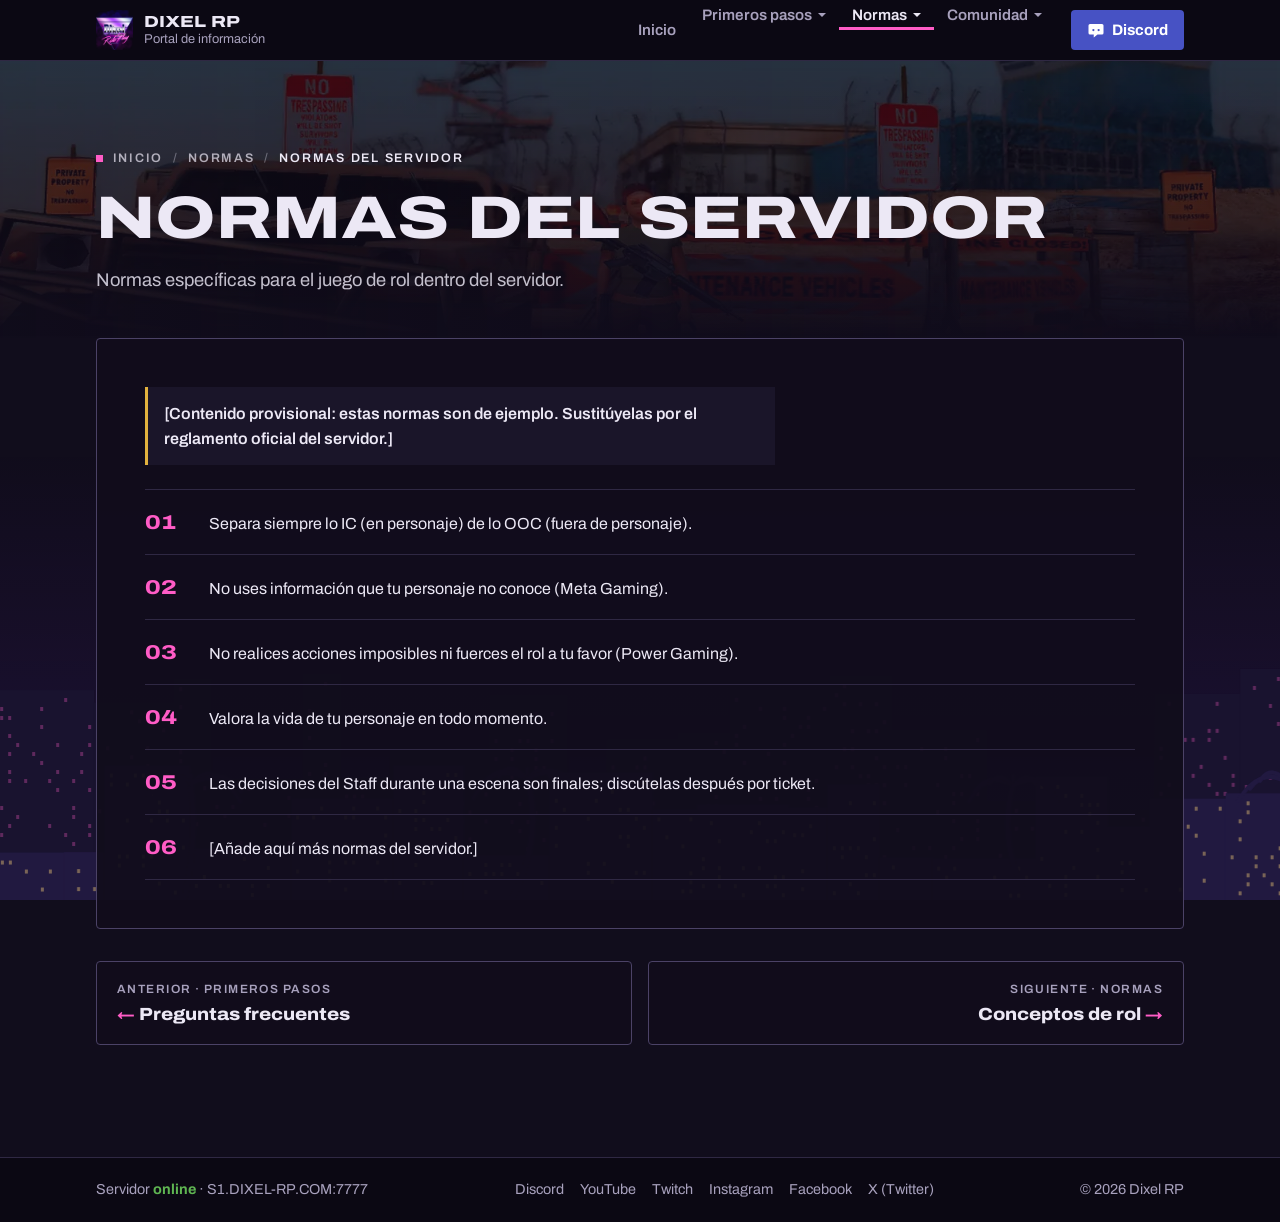
<file: servidor.html>
<!DOCTYPE html>
<html lang="es">
<head>
  <meta charset="UTF-8">
  <meta name="viewport" content="width=device-width, initial-scale=1">
  <meta name="color-scheme" content="dark">
  <meta name="theme-color" content="#0b0813">

  <!-- SEO propio de esta página: título, descripción y dirección -->
  <title>Normas del servidor · Dixel RP</title>
  <meta name="description" content="Normas del juego de rol dentro de Dixel RP, servidor de GTA San Andreas (SA:MP): separar IC y OOC, evitar Meta Gaming y Power Gaming, y más.">
  <meta name="robots" content="index, follow, max-image-preview:large">
  <link rel="canonical" href="https://TU-DOMINIO/servidor.html">

  <!-- Vista previa al compartir el enlace (Discord, WhatsApp, redes) -->
  <meta property="og:type" content="website">
  <meta property="og:site_name" content="Dixel RP">
  <meta property="og:locale" content="es_ES">
  <meta property="og:title" content="Normas del servidor · Dixel RP">
  <meta property="og:description" content="Normas del juego de rol dentro de Dixel RP, servidor de GTA San Andreas (SA:MP): separar IC y OOC, evitar Meta Gaming y Power Gaming, y más.">
  <meta property="og:url" content="https://TU-DOMINIO/servidor.html">
  <meta property="og:image" content="https://TU-DOMINIO/img/dixel-logo.png">
  <meta property="og:image:width" content="360">
  <meta property="og:image:height" content="386">
  <meta property="og:image:alt" content="Logo de Dixel Role Play">
  <meta name="twitter:card" content="summary">

  <link rel="icon" type="image/png" href="img/dixel-logo.png">
  <link rel="apple-touch-icon" href="img/dixel-logo.png">

  <!-- Tipografía: una sola familia, Archivo, en dos anchos
       (ancho para títulos, al estilo de los menús del juego; normal para el texto) -->
  <link rel="preconnect" href="https://fonts.googleapis.com">
  <link rel="preconnect" href="https://fonts.gstatic.com" crossorigin>
  <link rel="stylesheet" href="https://fonts.googleapis.com/css2?family=Archivo:wdth,wght@62..125,400..800&display=swap">

  <link rel="stylesheet" href="css/styles.css">
  <!-- data.js = contenido · layout.js = barra, menú y pie · app.js = lógica -->
  <script src="js/data.js" defer></script>
  <script src="js/layout.js" defer></script>
  <script src="js/app.js" defer></script>
</head>
<body data-page="servidor">
  <!-- La barra superior, el menú y el pie se dibujan desde js/layout.js
       (un solo sitio para todas las páginas). Aquí va el contenido de
       la sección que indica data-page. -->
  <main id="contenido" class="container" tabindex="-1"></main>

  <noscript>
    <p class="noscript">Este portal necesita JavaScript activado para mostrar su contenido.</p>
  </noscript>
</body>
</html>
</file>
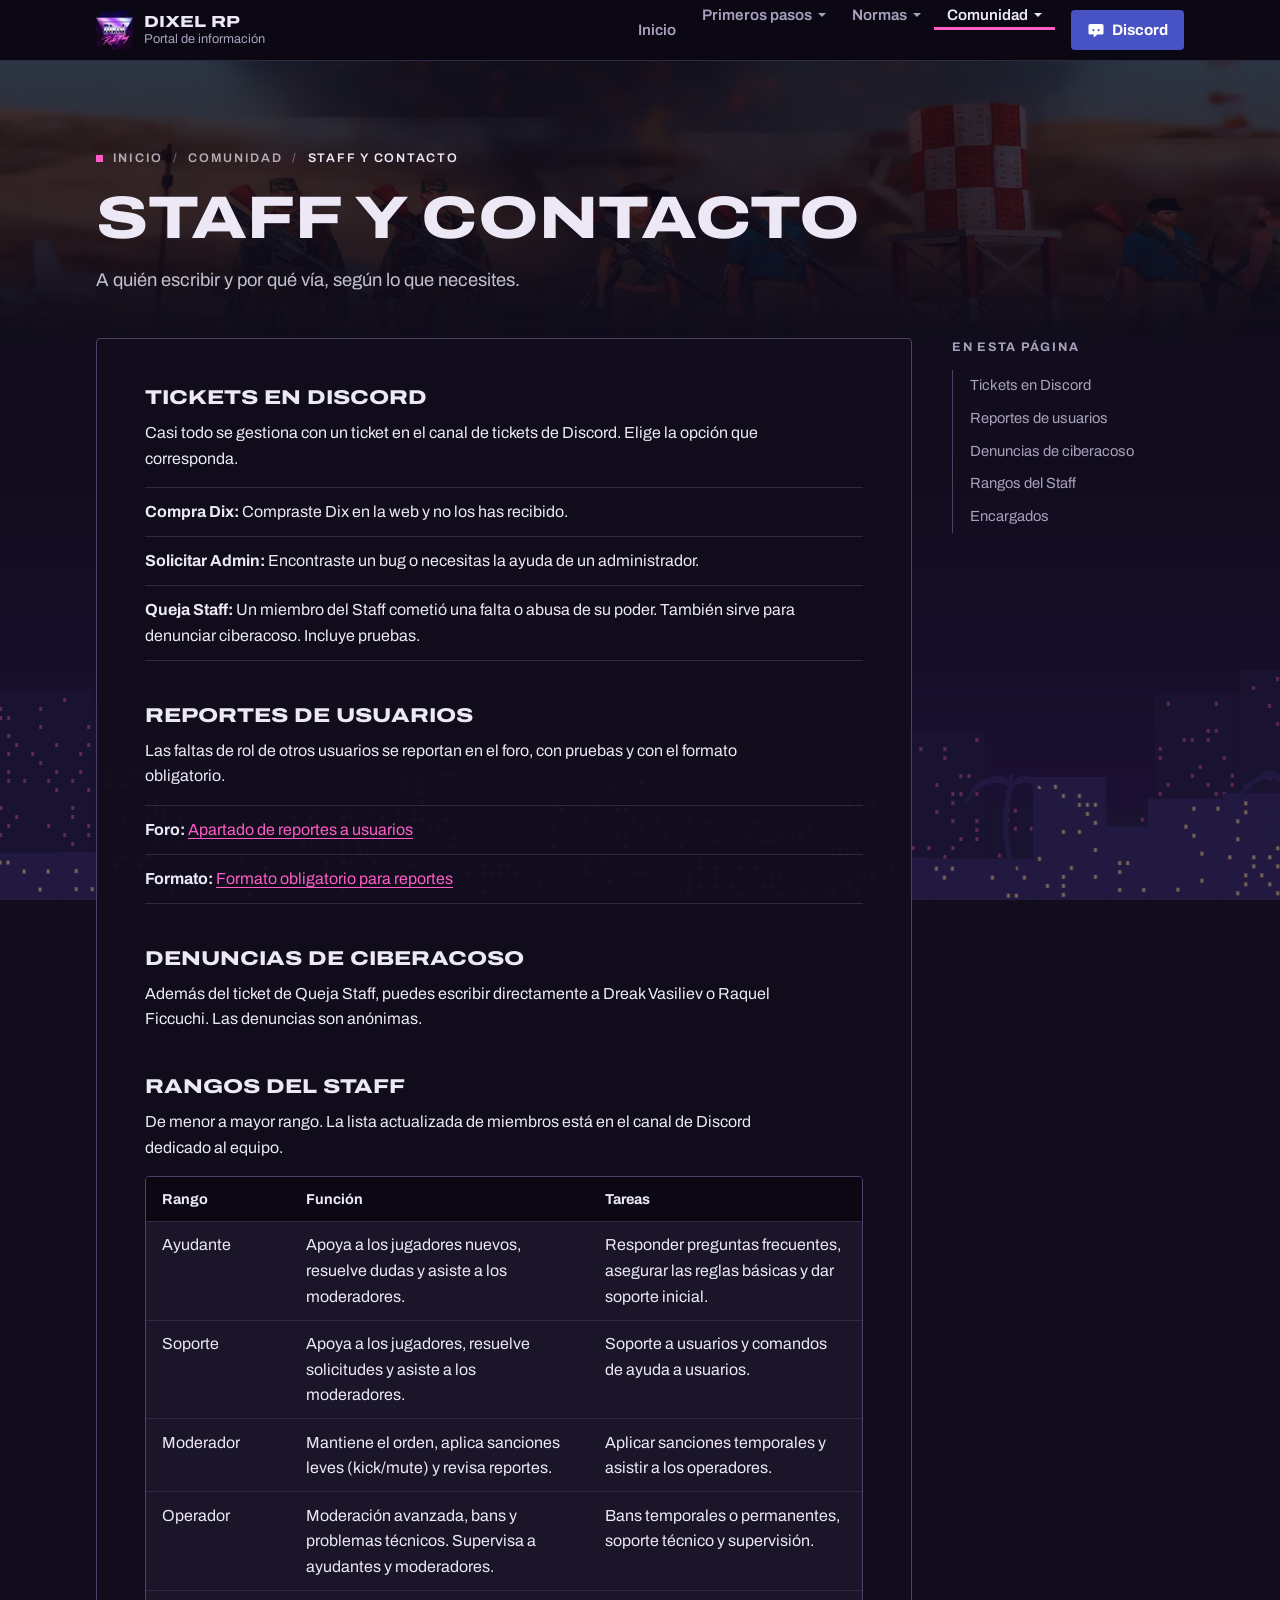
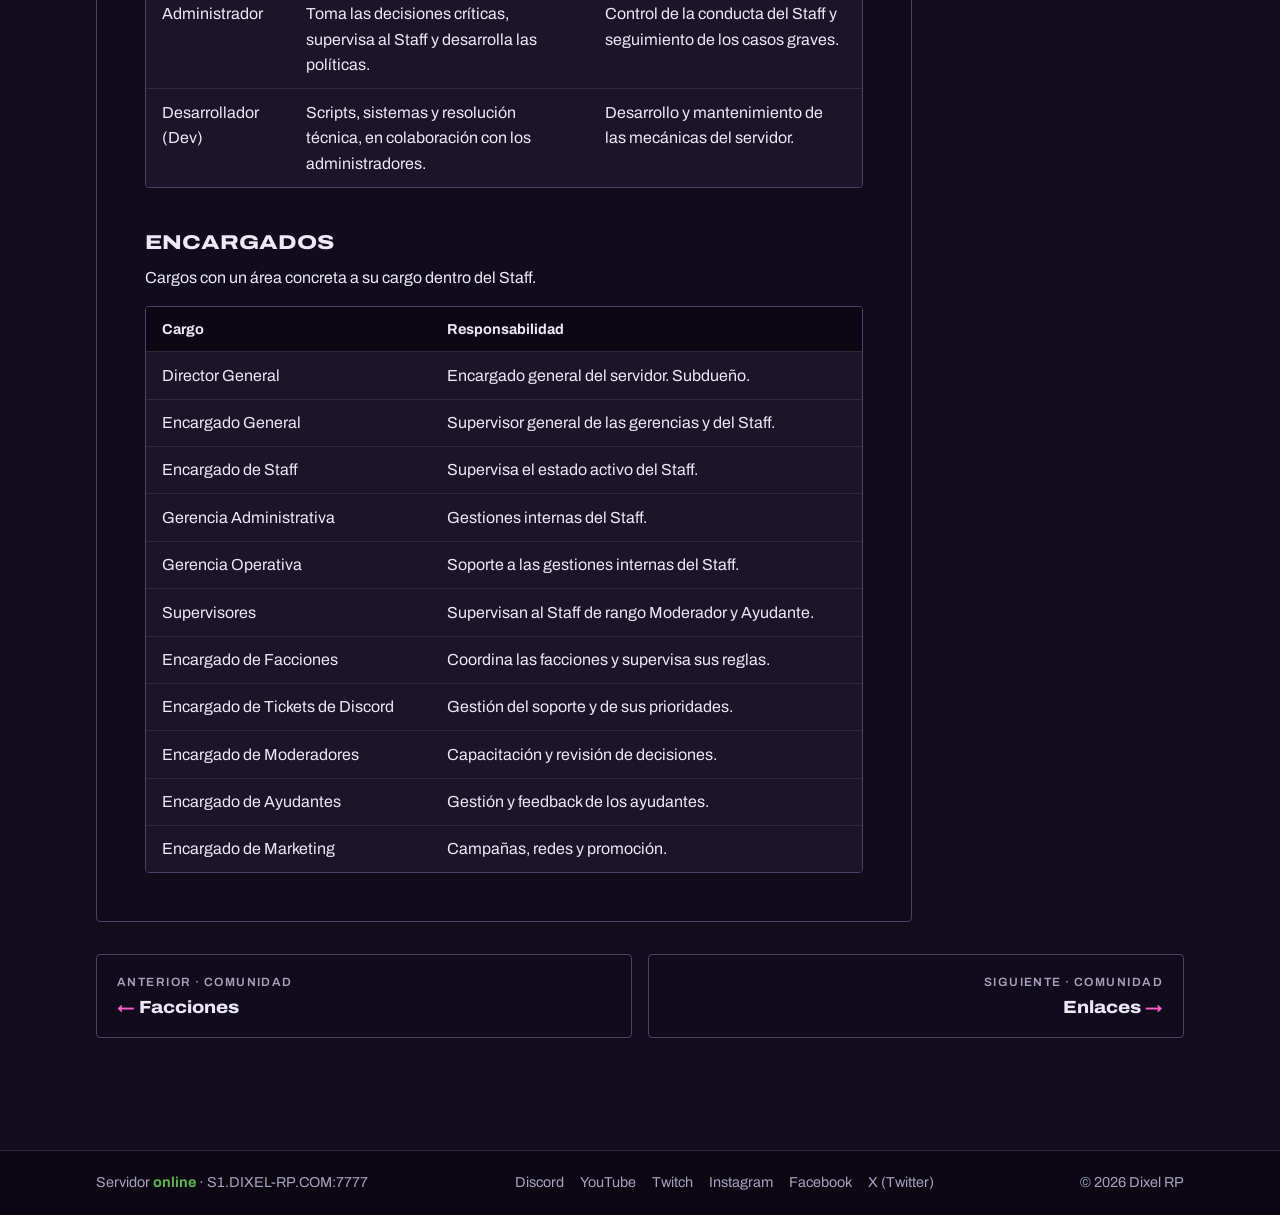
<file: staff.html>
<!DOCTYPE html>
<html lang="es">
<head>
  <meta charset="UTF-8">
  <meta name="viewport" content="width=device-width, initial-scale=1">
  <meta name="color-scheme" content="dark">
  <meta name="theme-color" content="#0b0813">

  <!-- SEO propio de esta página: título, descripción y dirección -->
  <title>Staff y contacto · Dixel RP</title>
  <meta name="description" content="A quién escribir en Dixel RP y por qué vía: tickets de Discord, reportes en el foro, denuncias de ciberacoso, rangos del Staff y sus encargados.">
  <meta name="robots" content="index, follow, max-image-preview:large">
  <link rel="canonical" href="https://TU-DOMINIO/staff.html">

  <!-- Vista previa al compartir el enlace (Discord, WhatsApp, redes) -->
  <meta property="og:type" content="website">
  <meta property="og:site_name" content="Dixel RP">
  <meta property="og:locale" content="es_ES">
  <meta property="og:title" content="Staff y contacto · Dixel RP">
  <meta property="og:description" content="A quién escribir en Dixel RP y por qué vía: tickets de Discord, reportes en el foro, denuncias de ciberacoso, rangos del Staff y sus encargados.">
  <meta property="og:url" content="https://TU-DOMINIO/staff.html">
  <meta property="og:image" content="https://TU-DOMINIO/img/dixel-logo.png">
  <meta property="og:image:width" content="360">
  <meta property="og:image:height" content="386">
  <meta property="og:image:alt" content="Logo de Dixel Role Play">
  <meta name="twitter:card" content="summary">

  <link rel="icon" type="image/png" href="img/dixel-logo.png">
  <link rel="apple-touch-icon" href="img/dixel-logo.png">

  <!-- Tipografía: una sola familia, Archivo, en dos anchos
       (ancho para títulos, al estilo de los menús del juego; normal para el texto) -->
  <link rel="preconnect" href="https://fonts.googleapis.com">
  <link rel="preconnect" href="https://fonts.gstatic.com" crossorigin>
  <link rel="stylesheet" href="https://fonts.googleapis.com/css2?family=Archivo:wdth,wght@62..125,400..800&display=swap">

  <link rel="stylesheet" href="css/styles.css">
  <!-- data.js = contenido · layout.js = barra, menú y pie · app.js = lógica -->
  <script src="js/data.js" defer></script>
  <script src="js/layout.js" defer></script>
  <script src="js/app.js" defer></script>
</head>
<body data-page="staff">
  <!-- La barra superior, el menú y el pie se dibujan desde js/layout.js
       (un solo sitio para todas las páginas). Aquí va el contenido de
       la sección que indica data-page. -->
  <main id="contenido" class="container" tabindex="-1"></main>

  <noscript>
    <p class="noscript">Este portal necesita JavaScript activado para mostrar su contenido.</p>
  </noscript>
</body>
</html>
</file>
<file: css/styles.css>
/* ==========================================================
   styles.css — Dixel RP · Portal de información

   Diseño sobrio: fondo oscuro violáceo y el rosa del logo como
   único color de acción. Una sola familia (Archivo): ancha en
   títulos, normal en texto. Sin degradados, brillos ni animaciones.
   ========================================================== */

:root {
  color-scheme: dark;

  /* Base (tonos sacados del logo) */
  --asphalt: #110d1c;     /* fondo */
  --panel: #1a1529;       /* paneles */
  --bar: #0b0813;         /* topbar y barras */
  --line: #2f2843;
  --line-strong: #4b4266;
  --text: #ece8f5;
  --muted: #a8a1bd;

  --accent: #ff5cc6;      /* rosa del logo: enlaces y acciones */
  --gold: #e2b23e;        /* dorado de apoyo */
  --money: #5fb552;
  --danger: #e2574f;
  --info: #8fbde8;
  --select: #2c1d5e;      /* fila bajo el cursor */

  --font: "Archivo", "Segoe UI", system-ui, sans-serif;
  --radius: 4px;
  --max-width: 1120px;
  --topbar-h: 60px;
  --t: .12s linear;
}

*, *::before, *::after { box-sizing: border-box; }

html {
  scroll-padding-top: calc(var(--topbar-h) + 1rem);  /* la topbar no tapa lo enfocado */
  -webkit-text-size-adjust: 100%;
}

body {
  margin: 0;
  min-height: 100vh;
  min-height: 100dvh;     /* alto real en móvil (descuenta la barra del navegador) */
  display: flex;
  flex-direction: column;
  font-family: var(--font);
  font-size: 1rem;
  line-height: 1.6;
  color: var(--text);
  background: var(--asphalt);
}

/* Fondo animado (canvas fijo detrás de todo el contenido) */
.bg { position: fixed; inset: 0; width: 100%; height: 100%; z-index: -1; pointer-events: none; }

.container { width: 100%; max-width: var(--max-width); margin: 0 auto; padding: 0 1rem; }
main { flex: 1; padding-top: clamp(2.5rem, 6vw, 4.5rem); padding-bottom: clamp(4rem, 9vw, 7rem); min-width: 0; }
main:focus { outline: none; }

a { color: var(--accent); text-underline-offset: 3px; }
a:hover { color: var(--text); }
p { margin: 0 0 1rem; }

:focus-visible { outline: 2px solid var(--text); outline-offset: 2px; }

.skip-link {
  position: absolute; left: -999px; top: 0; z-index: 200;
  background: var(--accent); color: #000; font-weight: 700; padding: .6rem 1rem;
}
.skip-link:focus { left: 0; }

.sr-only {
  position: absolute; width: 1px; height: 1px; overflow: hidden;
  clip-path: inset(50%); white-space: nowrap;
}

/* ---------- Tipografía ----------
   Títulos: Archivo ancho (125 %), peso 800, en mayúsculas.
   Escala: 1 · 1.25 · 1.6 · 2.2 · 3.5 rem */
h1, h2, h3 { margin: 0; font-weight: 800; font-stretch: 125%; line-height: 1.05; text-transform: uppercase; text-wrap: balance; overflow-wrap: anywhere; }
.page-title { font-size: clamp(1.9rem, 5vw, 3rem); margin-bottom: .75rem; }
.block-title { font-size: 1.25rem; margin: 2.75rem 0 .75rem; }
.intro { color: var(--muted); font-size: 1.1rem; max-width: 62ch; }
/* Páginas de sección: panel propio, separado de la barra y del pie.
   El fondo casi opaco evita que la ciudad animada estorbe la lectura. */
.page {
  background: rgba(17, 13, 28, .94);
  border: 1px solid var(--line-strong);
  border-radius: var(--radius);
  padding: clamp(1rem, 4vw, 3rem);
  margin: clamp(.5rem, 2vw, 1.5rem) 0 clamp(1rem, 3vw, 2.5rem);
}
.page > :last-child { margin-bottom: 0; }
.page p, .page li { max-width: 70ch; }

/* ---------- Páginas de sección ----------
   Cabecera con la ruta y una captura difuminada (según la categoría),
   panel de contenido, índice "En esta página" y enlaces anterior/siguiente.
   Mismo lenguaje que la portada: líneas finas, mayúsculas espaciadas y rosa. */
main.section-page { padding-top: 0; }

.page-head {
  position: relative; isolation: isolate; overflow: hidden;
  padding: clamp(2.75rem, 8vw, 5.5rem) 0 clamp(1.75rem, 4vw, 2.75rem);
}
/* La captura se funde con el fondo por abajo y por la izquierda (donde va el texto) */
.page-head-media {
  position: absolute; inset: 0; z-index: -1; width: 100%; height: 100%;
  object-fit: cover; object-position: center 40%; opacity: .38;
  -webkit-mask-image: linear-gradient(180deg, #000 0%, rgba(0, 0, 0, .7) 55%, transparent 100%);
  mask-image: linear-gradient(180deg, #000 0%, rgba(0, 0, 0, .7) 55%, transparent 100%);
}
.page-head::before {
  content: ""; position: absolute; inset: 0; z-index: -1; pointer-events: none;
  background: linear-gradient(90deg, rgba(17, 13, 28, .85) 0%, rgba(17, 13, 28, .35) 55%, rgba(17, 13, 28, 0) 100%);
}

.crumbs ol {
  display: flex; flex-wrap: wrap; align-items: center; gap: .25rem .6rem; list-style: none; margin: 0 0 1.1rem; padding: 0;
  color: rgba(236, 232, 245, .7); font-size: .78rem; font-weight: 600; letter-spacing: .14em; text-transform: uppercase;
}
.crumbs li { display: flex; align-items: center; gap: .6rem; }
.crumbs li:first-child::before { content: ""; width: 7px; height: 7px; background: var(--accent); }
.crumbs li + li::before { content: "/"; color: rgba(236, 232, 245, .35); }
.crumbs a { color: inherit; text-decoration: none; }
.crumbs a:hover { color: var(--text); text-decoration: underline; }
.crumbs [aria-current] { color: var(--text); }

.page-head .page-title { font-size: clamp(2rem, 6vw, 3.75rem); margin: 0; }
.page-lead { margin: 1rem 0 0; max-width: 60ch; color: rgba(236, 232, 245, .82); font-size: clamp(1rem, 1.5vw, 1.15rem); line-height: 1.55; }

@media (prefers-reduced-motion: no-preference) {
  .page-head-inner > * { animation: head-in .7s cubic-bezier(.2, .7, .2, 1) both; }
  .page-head-inner > :nth-child(2) { animation-delay: .06s; }
  .page-head-inner > :nth-child(3) { animation-delay: .12s; }
  .page-head-media { animation: media-in 1.2s ease-out both; }
}
@keyframes head-in { from { opacity: 0; transform: translateY(12px); } }
@keyframes media-in { from { opacity: 0; } }

/* Contenido + índice lateral */
.page-layout { display: grid; gap: 1rem; }
.page-layout .page { margin: 0; }
/* Sin hueco arriba si el panel empieza con un título (o un bloque que empieza con uno) */
.page > .block-title:first-child,
.page > :first-child > :first-child > .block-title:first-child,
.page > :first-child > .block-title:first-child,
.page > :first-child { margin-top: 0; }
@media (min-width: 1100px) {
  .page-layout.has-toc { grid-template-columns: minmax(0, 1fr) 14.5rem; gap: 2.5rem; align-items: start; }
  .page-layout.has-toc .page { grid-row: 1; grid-column: 1; }
  .page-toc { grid-row: 1; grid-column: 2; position: sticky; top: calc(var(--topbar-h) + 1.5rem); max-height: calc(100vh - var(--topbar-h) - 3rem); overflow-y: auto; }
}

/* Índice "En esta página" */
.toc { background: rgba(17, 13, 28, .94); border: 1px solid var(--line-strong); border-radius: var(--radius); }
.toc-title {
  display: flex; align-items: center; justify-content: space-between; gap: 1rem;
  min-height: 48px; padding: 0 1rem; list-style: none; cursor: pointer;
  color: var(--muted); font-size: .78rem; font-weight: 700; letter-spacing: .14em; text-transform: uppercase;
}
.toc-title::-webkit-details-marker { display: none; }
.toc-title::after { content: "+"; color: var(--accent); font-size: 1.3rem; font-weight: 400; letter-spacing: 0; }
.toc[open] .toc-title::after { content: "−"; }
.toc ol { list-style: none; margin: 0; padding: 0 0 .75rem; border-top: 1px solid var(--line); }
.toc li[hidden] { display: none; }
.toc a {
  display: block; padding: .45rem 1rem; border-left: 2px solid transparent;
  color: var(--muted); font-size: .92rem; line-height: 1.35; text-decoration: none;
  transition: color var(--t), border-color var(--t);
}
.toc a:hover { color: var(--text); }
.toc a[aria-current="true"] { color: var(--text); border-left-color: var(--accent); }
@media (min-width: 1100px) {
  .toc { background: none; border: 0; }
  .toc-title { min-height: 0; padding: 0 0 .75rem; cursor: default; }
  .toc-title::after { display: none; }
  .toc ol { padding: 0; border-top: 0; border-left: 1px solid var(--line-strong); }
  .toc a { margin-left: -1px; padding: .4rem 0 .4rem 1rem; }
}

/* Enlace "#" junto a cada título de apartado */
.heading-anchor {
  margin-left: .5rem; color: var(--accent); font-weight: 400; text-decoration: none;
  opacity: 0; transition: opacity var(--t);
}
.block-title:hover .heading-anchor, .heading-anchor:focus-visible { opacity: 1; }
@media (hover: none) { .heading-anchor { display: none; } }

/* Anterior / Siguiente */
.pager { display: grid; grid-template-columns: repeat(2, minmax(0, 1fr)); gap: 1rem; margin-top: clamp(1rem, 3vw, 2rem); }
.pager-link {
  display: flex; flex-direction: column; gap: .3rem; padding: 1.1rem 1.25rem;
  background: rgba(17, 13, 28, .94); border: 1px solid var(--line-strong); border-radius: var(--radius);
  color: var(--text); text-decoration: none; transition: border-color var(--t);
}
.pager-link:hover { color: var(--text); border-color: var(--accent); }
.pager-link.next { text-align: right; align-items: flex-end; }
.pager-dir { color: var(--muted); font-size: .75rem; font-weight: 600; letter-spacing: .12em; text-transform: uppercase; }
.pager-label { font-weight: 800; font-stretch: 112%; font-size: 1.1rem; line-height: 1.25; }
.pager-link.prev .pager-label::before { content: "← "; color: var(--accent); }
.pager-link.next .pager-label::after { content: " →"; color: var(--accent); }
@media (max-width: 559px) {
  .pager { grid-template-columns: 1fr; }
  .pager-gap { display: none; }
}

/* Volver arriba */
.to-top {
  position: fixed; right: clamp(.75rem, 2vw, 1.5rem); bottom: clamp(.75rem, 2vw, 1.5rem); z-index: 90;
  display: grid; place-items: center; width: 46px; height: 46px; padding: 0;
  background: var(--bar); border: 1px solid var(--line-strong); border-radius: var(--radius);
  cursor: pointer; transition: border-color var(--t);
}
.to-top[hidden] { display: none; }
.to-top::before { content: ""; width: 10px; height: 10px; margin-top: 4px; border: solid var(--text); border-width: 2px 0 0 2px; transform: rotate(45deg); }
.to-top:hover { border-color: var(--accent); }

/* ---------- Topbar ---------- */
.topbar { position: sticky; top: 0; z-index: 100; background: var(--bar); border-bottom: 1px solid var(--line); }
.topbar-inner { display: flex; align-items: stretch; justify-content: space-between; gap: 1rem; min-height: var(--topbar-h); }

.brand { display: flex; align-items: center; gap: .7rem; text-decoration: none; color: var(--text); }
.brand:hover { color: var(--text); }
.brand img { display: block; height: 40px; width: auto; }
.brand-text { display: flex; flex-direction: column; line-height: 1.15; }
.brand-title { font-weight: 800; font-stretch: 125%; text-transform: uppercase; }
.brand-subtitle { font-size: .8rem; color: var(--muted); }

.nav { display: flex; }
.nav-list { list-style: none; margin: 0; padding: 0; display: flex; }
.nav-list a {
  display: flex; align-items: center; height: 100%; padding: 0 .8rem;
  color: var(--muted); font-size: .95rem; font-weight: 600; text-decoration: none;
  border-bottom: 3px solid transparent; border-top: 3px solid transparent;
  transition: color var(--t);
}
.nav-list a:hover { color: var(--text); }
.nav-list a[aria-current="page"] { color: var(--text); border-bottom-color: var(--accent); }

/* Desplegables por categoría: "Primeros pasos", "Normas", "Comunidad" (escritorio) */
.nav-list > li { display: flex; }
.nav-more { position: relative; display: flex; }
.nav-more summary {
  display: flex; align-items: center; gap: .4rem; padding: 0 .8rem; list-style: none; cursor: pointer;
  color: var(--muted); font-size: .95rem; font-weight: 600;
  border-top: 3px solid transparent; border-bottom: 3px solid transparent;
  transition: color var(--t);
}
.nav-more summary::-webkit-details-marker { display: none; }
.nav-more summary::after { content: ""; border: 4px solid transparent; border-top-color: currentColor; border-bottom: 0; }
.nav-more summary:hover, .nav-more[open] summary { color: var(--text); }
.nav-more.current summary { color: var(--text); border-bottom-color: var(--accent); }
.nav-more ul {
  list-style: none; margin: 0; padding: .35rem 0;
  position: absolute; top: 100%; left: 0; width: 19rem; z-index: 10;
  background: var(--bar); border: 1px solid var(--line-strong); border-top: 0;
  box-shadow: 0 12px 24px rgba(0, 0, 0, .45);
}
/* El último desplegable se abre hacia dentro (sin contar el botón de Discord del menú móvil) */
.nav-list > li:last-child .nav-more ul,
.nav-list > li:has(+ .nav-cta-item) .nav-more ul { left: auto; right: 0; }
.nav-more ul a {
  height: auto; min-height: 42px; border: 0; border-left: 3px solid transparent; padding: .55rem 1rem;
  flex-direction: column; align-items: flex-start; justify-content: center; gap: .1rem;
}
.nav-more ul a:hover { background: var(--select); }
.nav-more ul a[aria-current="page"] { border-left-color: var(--accent); }
.nav-label { color: var(--text); font-weight: 600; }
.nav-desc { color: var(--muted); font-size: .82rem; font-weight: 400; line-height: 1.35; }

/* Botón "Discord" de la barra superior (color propio de Discord para
   distinguirlo de los enlaces rosas; #4752c4 mantiene buen contraste con blanco) */
.discord-cta {
  display: inline-flex; align-items: center; justify-content: center; gap: .45rem;
  min-height: 40px; padding: 0 1rem; align-self: center; flex: 0 0 auto;
  background: #4752c4; color: #fff; border-radius: var(--radius);
  font-weight: 700; font-size: .95rem; text-decoration: none; white-space: nowrap;
  transition: background-color var(--t);
}
.discord-cta:hover { background: #5865f2; color: #fff; }
.discord-cta[hidden] { display: none; }
.discord-cta svg { flex: 0 0 auto; }
/* Orden en escritorio: logo · menú · Discord */
.topbar-inner .brand { order: 0; }
.topbar-inner .nav { order: 1; margin-left: auto; }
.topbar-cta { order: 2; }
.nav-cta-item { display: none !important; }   /* el del menú solo aparece en pantallas muy estrechas */
.brand-text, .nav-list > li > a, .nav-more summary { white-space: nowrap; }   /* nunca en dos líneas */
/* Tablet (760–959 px): menú completo, pero más compacto para que quepa todo */
@media (min-width: 760px) and (max-width: 959px) {
  .topbar-inner { gap: .5rem; }
  .nav-list > li > a, .nav-more summary { padding: 0 .55rem; }
  .brand-subtitle { display: none; }
  .discord-cta { padding: 0 .8rem; }
}

/* Hamburguesa */
.menu-toggle {
  display: none; flex-direction: column; justify-content: center; gap: 5px; align-self: center;
  width: 44px; height: 44px; padding: 0 11px;
  background: transparent; border: 1px solid var(--line-strong); border-radius: var(--radius);
  cursor: pointer; touch-action: manipulation;
}
.menu-toggle span { display: block; height: 2px; background: var(--text); transition: transform var(--t), opacity var(--t); }
.menu-toggle[aria-expanded="true"] span:nth-child(1) { transform: translateY(7px) rotate(45deg); }
.menu-toggle[aria-expanded="true"] span:nth-child(2) { opacity: 0; }
.menu-toggle[aria-expanded="true"] span:nth-child(3) { transform: translateY(-7px) rotate(-45deg); }

@media (max-width: 759px) {   /* mismo corte que mobileNav en layout.js */
  .menu-toggle { display: flex; order: 3; }
  .topbar-cta { margin-left: auto; }
  .topbar-inner { gap: .6rem; }
  .nav {
    display: none; position: absolute; top: 100%; left: 0; right: 0;
    background: var(--bar); border-bottom: 1px solid var(--line);
    max-height: calc(100vh - var(--topbar-h)); overflow-y: auto; overscroll-behavior: contain;
    max-height: calc(100dvh - var(--topbar-h));
  }
  .nav.open { display: block; }
  .nav-list { flex-direction: column; }
  .nav-list a { min-height: 48px; padding: 0 1rem; font-size: 1rem; border: 0; border-left: 3px solid transparent; }
  .nav-list a[aria-current="page"] { border-left-color: var(--accent); background: var(--panel); }
  /* En móvil no son desplegables: el nombre queda como título del grupo
     y sus enlaces siguen la lista */
  .nav-list > li, .nav-more { display: block; }
  .nav-more summary, .nav-more[open] summary, .nav-more.current summary {
    padding: 1rem 1rem .35rem; font-size: .85rem; color: var(--muted); cursor: default;
    border: 0; border-top: 1px solid var(--line); margin-top: .35rem;
  }
  .nav-more summary::after { display: none; }
  .nav-more ul { position: static; padding: 0; border: 0; width: auto; box-shadow: none; }
  .nav-more ul a { min-height: 48px; padding: 0 1rem; }
  .nav-more ul a:hover { background: none; }
  .nav-desc { display: none; }   /* en móvil, solo el nombre */
  .nav-label { color: inherit; }
}
/* Pantallas muy estrechas: no cabe en la barra, así que va al final del menú */
@media (max-width: 419px) {
  .topbar-cta { display: none !important; }
  .nav-cta-item { display: block !important; padding: .75rem 1rem 1rem; border-top: 1px solid var(--line); margin-top: .35rem; }
  .nav-list .nav-cta-item a { display: flex; width: 100%; min-height: 48px; border: 0; color: #fff; }
  .nav-list .nav-cta-item a:hover { color: #fff; }
}

/* ---------- Diálogo: el componente base ----------
   Panel con barra de título, como las ventanas del juego. */
.dialog { background: var(--panel); border: 1px solid var(--line-strong); border-radius: var(--radius); overflow: hidden; }
.dialog-title {
  margin: 0; padding: .55rem 1rem; background: var(--bar); border-bottom: 1px solid var(--line-strong);
  font-size: .9rem; font-weight: 700; font-stretch: 100%; line-height: 1.4; text-transform: none; color: var(--text);
}

/* ---------- Botones, etiquetas y filtros ---------- */
.btn {
  display: inline-flex; align-items: center; justify-content: center;
  min-height: 44px; padding: 0 1.25rem;
  background: var(--accent); color: #000; border: 1px solid var(--accent); border-radius: var(--radius);
  font: 700 .95rem var(--font); text-decoration: none; cursor: pointer; touch-action: manipulation;
  transition: background-color var(--t), border-color var(--t), color var(--t);
}
.btn:hover { background: var(--text); border-color: var(--text); color: #000; }
.btn-ghost { background: transparent; color: var(--text); border-color: var(--line-strong); }
.btn-ghost:hover { background: transparent; border-color: var(--text); color: var(--text); }

.tag { color: var(--c, var(--text)); font-size: .9rem; font-weight: 700; white-space: nowrap; }
.tag-pinned { color: var(--gold); font-weight: 600; }
.tag-ok { --c: var(--money); }

/* ---------- Inicio ----------
   Portada a pantalla completa con capturas del servidor (img/hero/).
   Composición editorial: texto abajo a la izquierda, índice de capturas
   a la derecha, esquinas de visor y una barra fina con el estado y la IP.
   Las animaciones están en js/home.js; las reglas .motion solo se
   aplican cuando ese archivo las activa. */
main.home { padding-top: 0; }

.home-hero {
  position: relative; isolation: isolate; overflow: hidden;
  display: flex; flex-direction: column;
  min-height: clamp(560px, calc(100svh - var(--topbar-h)), 900px);
  --hero-fade: linear-gradient(180deg, #000 0%, #000 52%, rgba(0, 0, 0, .82) 66%, rgba(0, 0, 0, .45) 82%, rgba(0, 0, 0, .14) 93%, transparent 100%);
}
/* Fundido inferior: la captura, la sombra y la línea rosa se desvanecen
   con una máscara, así se ve debajo el mismo fondo (ciudad animada) que
   en el resto de la página y no hay corte entre la portada y el contenido. */
.hero-slides, .hero-shade, .hero-wipe { -webkit-mask-image: var(--hero-fade); mask-image: var(--hero-fade); }
.hero-slides { position: absolute; inset: 0; z-index: -2; }
.hero-slide {
  position: absolute; inset: 0; width: 100%; height: 100%;
  object-fit: cover; opacity: 0; transform: scale(1.04);
}
.hero-slide.is-active { opacity: 1; }
/* Sombra: deja ver la captura a la derecha y oscurece donde va el texto */
.hero-shade {
  position: absolute; inset: 0; z-index: -1;
  background:
    linear-gradient(180deg, rgba(11, 8, 19, .45) 0%, rgba(11, 8, 19, 0) 25%, rgba(11, 8, 19, .25) 60%, rgba(17, 13, 28, .7) 100%),
    linear-gradient(90deg, rgba(11, 8, 19, .88) 0%, rgba(11, 8, 19, .6) 35%, rgba(11, 8, 19, 0) 70%);
}
/* Línea rosa que cruza la imagen al cambiar de captura */
.hero-wipe {
  position: absolute; top: 0; bottom: 0; left: 0; width: 2px; z-index: 0; opacity: 0; pointer-events: none;
  background: var(--accent); box-shadow: 0 0 18px 2px rgba(255, 92, 198, .7);
}

/* Esquinas de visor */
.hero-frame { position: absolute; inset: clamp(12px, 2vw, 24px); z-index: 0; pointer-events: none; }
.corner { position: absolute; width: 22px; height: 22px; border: 0 solid rgba(255, 255, 255, .55); }
.corner.tl { top: 0; left: 0; border-top-width: 1.5px; border-left-width: 1.5px; transform-origin: top left; }
.corner.tr { top: 0; right: 0; border-top-width: 1.5px; border-right-width: 1.5px; transform-origin: top right; }
.corner.bl { bottom: 0; left: 0; border-bottom-width: 1.5px; border-left-width: 1.5px; transform-origin: bottom left; }
.corner.br { bottom: 0; right: 0; border-bottom-width: 1.5px; border-right-width: 1.5px; transform-origin: bottom right; }

.hero-inner {
  position: relative; z-index: 1; flex: 1;
  /* Texto e índice centrados en vertical dentro de la portada */
  display: grid; gap: 2.5rem; align-items: center; align-content: center;
  padding-top: clamp(2rem, 5vw, 3.5rem); padding-bottom: clamp(2rem, 5vw, 3.5rem);
}
.hero-copy { min-width: 0; max-width: 46rem; container-type: inline-size; }
.hero-eyebrow {
  display: flex; align-items: center; gap: .6rem; margin: 0 0 1.25rem;
  color: rgba(236, 232, 245, .8); font-size: .78rem; font-weight: 600; letter-spacing: .16em; text-transform: uppercase;
}
.hero-eyebrow::before { content: ""; width: 7px; height: 7px; background: var(--accent); }

/* Título: primera línea en contorno, la destacada en rosa sólido.
   El tamaño depende del ancho de la columna para que nada se parta. */
.hero-title {
  margin: 0 0 1.5rem; font-size: clamp(1.75rem, 8vw, 6rem);
  font-size: clamp(1.75rem, 11cqi, 6.25rem);
  line-height: .92; letter-spacing: -.01em; overflow-wrap: normal;
}
.hero-title .line { display: block; overflow: hidden; padding-bottom: .06em; }
.hero-title .line-in { display: inline-block; color: transparent; -webkit-text-stroke: 1.5px rgba(236, 232, 245, .92); }
.hero-title .line-in.hl { color: var(--accent); -webkit-text-stroke: 0; }
.hero-lead { margin: 0; max-width: 46ch; color: rgba(236, 232, 245, .82); font-size: clamp(1rem, 1.4vw, 1.1rem); line-height: 1.55; }

.hero-actions { display: flex; flex-wrap: wrap; align-items: center; gap: .75rem 1.75rem; margin-top: 2rem; }
.hero-btn { min-height: 48px; padding: 0 1.5rem; font-size: 1rem; }
/* Enlace de texto con subrayado que crece al pasar el ratón */
.hero-link {
  display: inline-flex; align-items: center; gap: .35rem; min-height: 44px;
  color: var(--text); font-weight: 600; text-decoration: none;
  background: linear-gradient(currentColor, currentColor) 0 calc(100% - 10px) / 30% 1px no-repeat;
  transition: background-size .25s ease, color var(--t);
}
.hero-link:hover { color: var(--text); background-size: 100% 1px; }
.hero-link .arrow { color: var(--accent); transition: transform .25s ease; }
.hero-link:hover .arrow { transform: translate(2px, -2px); }

/* Índice de capturas (solo en pantallas anchas) */
.hero-index { display: none; list-style: none; margin: 0; padding: 0; width: 15rem; }
.hero-index-btn {
  display: grid; grid-template-columns: 2rem 1fr; align-items: baseline; row-gap: .5rem;
  width: 100%; padding: .55rem 0; background: none; border: 0; cursor: pointer; text-align: left;
  color: rgba(236, 232, 245, .55); font: inherit; font-size: .85rem; transition: color var(--t);
}
.hero-index-btn .num { font-weight: 700; font-variant-numeric: tabular-nums; font-size: .75rem; }
.hero-index-btn .track { grid-column: 1 / -1; height: 1px; background: rgba(255, 255, 255, .18); overflow: hidden; }
.hero-index-btn .fill { display: block; height: 100%; background: var(--accent); transform-origin: left; transform: scaleX(0); }
.hero-index-btn:hover { color: var(--text); }
.hero-index-btn[aria-current="true"] { color: var(--text); }
.hero-index-btn[aria-current="true"] .num { color: var(--accent); }
.hero-index-btn[aria-current="true"] .fill { transform: scaleX(1); }   /* sin animación: barra llena */
@media (min-width: 960px) {
  .hero-inner { grid-template-columns: minmax(0, 1fr) auto; }
  .hero-index { display: block; }
}

/* Barra inferior: estado, IP y "Explorar" */
.hero-bar {
  position: relative; z-index: 1;
  display: flex; flex-wrap: wrap; align-items: center; justify-content: space-between; gap: .5rem 2rem;
  padding-top: 1rem; padding-bottom: clamp(1.25rem, 3vw, 2rem);
  color: rgba(236, 232, 245, .7); font-size: .78rem; font-weight: 600; letter-spacing: .12em; text-transform: uppercase;
}
.hero-rule { position: absolute; top: 0; left: 1rem; right: 1rem; height: 1px; background: rgba(255, 255, 255, .18); transform-origin: left; }
.hero-status { display: flex; align-items: center; gap: .6rem; margin: 0; }
.hero-status .dot { position: relative; width: 7px; height: 7px; border-radius: 50%; background: var(--money); }
.hero-status .dot.off { background: var(--danger); }
.hero-status .ring { position: absolute; inset: 0; border-radius: 50%; background: inherit; opacity: 0; }
.hero-ip {
  display: inline-flex; align-items: center; gap: .7rem; min-height: 44px; padding: 0;
  background: none; border: 0; color: inherit; font: inherit; letter-spacing: inherit; text-transform: inherit; cursor: pointer;
}
.hero-ip .lbl { color: rgba(236, 232, 245, .45); }
.hero-ip .val { color: var(--text); font-weight: 800; letter-spacing: .06em; }
.hero-ip .act { color: var(--accent); border-bottom: 1px solid currentColor; transition: color var(--t); }
.hero-ip:hover .act { color: var(--text); }
.hero-ip.copied .act { color: var(--money); }
.hero-scroll { display: inline-flex; align-items: center; gap: .7rem; min-height: 44px; color: inherit; text-decoration: none; }
.hero-scroll:hover { color: var(--text); }
.hero-scroll .cue { position: relative; width: 1px; height: 26px; overflow: hidden; background: rgba(255, 255, 255, .18); }
.hero-scroll .cue span { position: absolute; inset: 0; background: var(--accent); transform: translateY(-100%); }
@media (max-width: 639px) {
  .hero-scroll { display: none; }
  .hero-bar { justify-content: flex-start; gap: .25rem 1.5rem; }
}
@media (max-width: 959px) {
  .hero-shade {
    background: linear-gradient(180deg, rgba(11, 8, 19, .5) 0%, rgba(11, 8, 19, .55) 40%, rgba(17, 13, 28, .8) 100%);
  }
}

/* Estado inicial cuando hay animaciones (lo activa js/home.js) */
.motion .hero-slides, .motion .corner,
.motion .hero-eyebrow, .motion .hero-lead, .motion .hero-actions > *,
.motion .hero-index li, .motion .hero-bar,
.motion .home-stats li, .motion .home-group, .motion .home-group li { opacity: 0; }
.motion .hero-title .line-in { transform: translateY(105%); }
.motion .hero-rule { transform: scaleX(0); }

/* Cifras: números grandes separados por líneas finas */
.home-body { padding-top: clamp(1.5rem, 4vw, 3rem); }
.home-stats {
  list-style: none; margin: 0; padding: 0;
  display: grid; grid-template-columns: repeat(2, minmax(0, 1fr)); gap: 0 1.5rem;
}
@media (min-width: 860px) { .home-stats { grid-template-columns: repeat(4, minmax(0, 1fr)); gap: 0 2rem; } }
.home-stats li { display: flex; }
.stat {
  flex: 1; display: flex; flex-direction: column; gap: .4rem; padding: 1.1rem 0 1.25rem;
  color: var(--text); text-decoration: none; border-top: 1px solid var(--line-strong); transition: border-color var(--t);
}
.stat:hover { color: var(--text); border-top-color: var(--accent); }
.stat-num { color: var(--text); font-size: clamp(2.2rem, 5vw, 3.25rem); font-weight: 800; font-stretch: 125%; line-height: 1; font-variant-numeric: tabular-nums; }
.stat:hover .stat-num { color: var(--accent); }
.stat-label { color: var(--muted); font-size: .9rem; line-height: 1.35; }

/* Tarjetas por categoría */
.home-heading { font-size: clamp(1.4rem, 3vw, 2rem); margin: clamp(2.5rem, 6vw, 4rem) 0 1.25rem; }
.home-groups { display: grid; gap: 1rem; grid-template-columns: repeat(auto-fit, minmax(min(100%, 290px), 1fr)); align-items: start; }
.home-group { padding: 1.25rem 0 .4rem; background: rgba(17, 13, 28, .96); border: 1px solid var(--line-strong); border-top: 3px solid var(--accent); border-radius: var(--radius); }
.home-group h3 { display: flex; align-items: baseline; gap: .6rem; padding: 0 1.25rem .8rem; font-size: 1.15rem; }
.home-group-num { color: var(--accent); font-size: .9rem; font-variant-numeric: tabular-nums; }
.home-group ul { list-style: none; margin: 0; padding: 0; }
.home-group a {
  display: flex; flex-direction: column; gap: .1rem; padding: .7rem 1.25rem;
  color: var(--text); text-decoration: none; border-top: 1px solid var(--line); transition: background-color var(--t);
}
.home-group a:hover { background: var(--select); color: var(--text); }
.home-group a:focus-visible { outline-offset: -2px; }
.home-link-label { font-weight: 700; }
.home-link-label::after { content: " →"; color: var(--accent); opacity: 0; transition: opacity var(--t); }
.home-group a:hover .home-link-label::after, .home-group a:focus-visible .home-link-label::after { opacity: 1; }
.home-link-desc { color: var(--muted); font-size: .9rem; line-height: 1.4; }

.empty { padding: 2.5rem 1rem; text-align: center; color: var(--muted); border: 1px solid var(--line-strong); border-radius: var(--radius); }
.empty strong { display: block; color: var(--text); font-size: 1.25rem; margin-bottom: .25rem; }

/* ---------- Bloques de contenido ---------- */
.notice { border-left: 3px solid var(--gold); background: var(--panel); padding: .85rem 1rem; margin: 1.25rem 0; max-width: 70ch; font-weight: 600; }
.page ul.plain { padding-left: 1.2rem; margin: 0 0 1rem; }
.page ul.plain li { margin-bottom: .35rem; }

/* Reglas numeradas: número grande a la izquierda, líneas finas entre reglas */
.rules { list-style: none; margin: 1.5rem 0; padding: 0; counter-reset: regla; border-top: 1px solid var(--line); }
.rules li {
  counter-increment: regla;
  display: grid; grid-template-columns: 3.25rem 1fr; gap: .75rem; align-items: baseline;
  padding: 1rem 0; border-bottom: 1px solid var(--line); max-width: none;
}
.rules li::before { content: counter(regla, decimal-leading-zero); color: var(--accent); font-weight: 800; font-stretch: 125%; font-size: 1.25rem; font-variant-numeric: tabular-nums; }
.rules li span { max-width: 70ch; min-width: 0; overflow-wrap: anywhere; }
@media (max-width: 479px) {
  .rules li { grid-template-columns: 2.25rem 1fr; gap: .5rem; }
  .rules li::before { font-size: 1.05rem; }
}

.cards { display: grid; grid-template-columns: repeat(auto-fit, minmax(min(100%, 280px), 1fr)); gap: 0 2.5rem; margin: 1rem 0; }
.card { padding: 1rem 0; border-top: 1px solid var(--line); }
.card h3 { font-size: 1rem; font-stretch: 100%; text-transform: none; margin-bottom: .35rem; }
.card p { margin: 0; color: var(--muted); }

/* Bases (HQ): una tarjeta por banda o mafia, con su color en el borde */
.bases { display: grid; grid-template-columns: repeat(auto-fill, minmax(min(100%, 250px), 1fr)); gap: 1rem; margin: 1rem 0; }
.base { background: var(--panel); border: 1px solid var(--line); border-top: 4px solid var(--c, var(--line-strong)); border-radius: var(--radius); padding: 1rem 1.1rem 1.1rem; }
.base[data-color="celeste"] { --c: #6ec6f0; }
.base[data-color="negro"]   { --c: #6b6480; }   /* gris: el negro puro no se vería sobre el fondo */
.base[data-color="verde"]   { --c: #4caf50; }
.base[data-color="rosa"]    { --c: #ffa8d8; }
.base[data-color="rojo"]    { --c: #e2574f; }
/* Miniatura de la HQ: ocupa todo el ancho de la tarjeta y abre el visor */
.base-photo { position: relative; display: block; width: calc(100% + 2.2rem); margin: -1rem -1.1rem 1rem; padding: 0; border: 0; background: var(--bar); cursor: zoom-in; }
.base-photo img { display: block; width: 100%; height: auto; aspect-ratio: 16 / 9; object-fit: cover; }
.base-zoom { position: absolute; right: .5rem; bottom: .5rem; padding: .15rem .55rem; background: rgba(11, 8, 19, .85); color: var(--text); font-size: .85rem; font-weight: 600; border-radius: var(--radius); }
.base-photo:hover .base-zoom { background: var(--accent); color: #000; }
.base-photo:focus-visible { outline: 2px solid var(--text); outline-offset: -2px; }

/* Visor de imágenes (<dialog>) */
.lightbox { width: min(96vw, 1280px); max-width: none; max-height: 96vh; padding: 0; border: 1px solid var(--line-strong); border-radius: var(--radius); background: var(--bar); color: var(--text); overflow: auto; }
.lightbox::backdrop { background: rgba(5, 3, 10, .88); }
.lightbox figure { margin: 0; }
.lightbox img { display: block; width: 100%; height: auto; max-height: calc(96vh - 3.5rem); object-fit: contain; }
.lightbox figcaption { padding: .6rem 1rem; color: var(--muted); }
.lightbox-close { position: absolute; top: .6rem; right: .6rem; z-index: 1; }

.base-kind { margin: 0 0 .15rem; color: var(--muted); font-size: .9rem; }
.base h3 { font-size: 1.1rem; font-stretch: 100%; text-transform: none; margin-bottom: .75rem; overflow-wrap: anywhere; }
.base dl { margin: 0 0 .9rem; }
.base dl div { display: flex; justify-content: space-between; gap: 1rem; padding: .35rem 0; border-top: 1px solid var(--line); }
.base dt { color: var(--muted); }
.base dd { margin: 0; text-align: right; font-weight: 600; }
.base-empty { background: none; border: 1px dashed var(--line-strong); display: grid; align-content: center; min-height: 9rem; text-align: center; }
.base-empty h3 { color: var(--muted); margin-bottom: .25rem; }
.base-empty p { margin: 0; color: var(--muted); font-size: .9rem; }

.table-wrap { overflow-x: auto; margin: 1rem 0; border: 1px solid var(--line-strong); border-radius: var(--radius); }
table { width: 100%; border-collapse: collapse; min-width: 460px; background: var(--panel); }
th, td { text-align: left; padding: .65rem 1rem; border-bottom: 1px solid var(--line); vertical-align: top; }
tr:last-child td { border-bottom: 0; }
th { background: var(--bar); font-size: .9rem; }
/* Móvil: la tabla no cabe en columnas. Cada fila se apila como una ficha
   y cada celda muestra el nombre de su columna (data-label, lo pone app.js). */
@media (max-width: 639px) {
  .table-wrap { overflow-x: visible; }
  table, tbody, tr, td { display: block; min-width: 0; }
  thead { position: absolute; width: 1px; height: 1px; overflow: hidden; clip-path: inset(50%); }  /* oculta a la vista, no al lector de pantalla */
  tr { padding: .75rem 1rem; border-bottom: 1px solid var(--line); }
  tr:last-child { border-bottom: 0; }
  td { padding: 0; border: 0; overflow-wrap: anywhere; }
  td + td { margin-top: .5rem; }
  td:first-child { font-weight: 700; font-size: 1.05rem; }
  td + td::before { content: attr(data-label); display: block; color: var(--muted); font-size: .85rem; font-weight: 600; }
}

.link-list { list-style: none; padding: 0; margin: 1rem 0; border-top: 1px solid var(--line); }
.link-list li { padding: .7rem 0; border-bottom: 1px solid var(--line); max-width: none; }

/* ---------- Recuadro del servidor (IP + Conectar / Copiar) ---------- */
.server-box {
  display: flex; flex-wrap: wrap; align-items: center; justify-content: space-between; gap: 1rem 1.5rem;
  margin: 1.5rem 0; padding: 1rem 1.25rem; max-width: 70ch;
  background: var(--panel); border: 1px solid var(--line-strong); border-left: 3px solid var(--accent); border-radius: var(--radius);
}
.server-info { min-width: 0; }
.server-label { margin: 0; color: var(--muted); font-size: .85rem; font-weight: 600; }
/* La IP nunca se parte en dos líneas (el guion no es un buen punto de corte) */
.server-ip { display: block; font: 800 clamp(1rem, 4.6vw, 1.35rem)/1.3 var(--font); font-stretch: 112%; letter-spacing: .02em; white-space: nowrap; user-select: all; }
@media (max-width: 379px) { .server-ip { font-stretch: 100%; letter-spacing: 0; } }
.server-actions { display: flex; flex-wrap: wrap; gap: .5rem; }
@media (max-width: 479px) {
  .server-actions { width: 100%; }
  .server-actions .btn { flex: 1 1 auto; }
}

/* ---------- Sanciones ---------- */
.sanctions { border-top: 1px solid var(--line); }
/* Nombre a la izquierda y duración a la derecha, también en móvil */
.sanction { display: grid; grid-template-columns: minmax(0, 1fr) minmax(0, auto); gap: .35rem 1rem; align-items: baseline; padding: .7rem 0; border-bottom: 1px solid var(--line); }
.sanction .info { min-width: 0; overflow-wrap: anywhere; }
.sanction .time { max-width: 8.5rem; }
.sanction .name { font-weight: 600; }
.sanction .desc { margin: .1rem 0 0; color: var(--muted); font-size: .95rem; }
.sanction .time { text-align: right; font-weight: 700; font-variant-numeric: tabular-nums; }
/* Color según el peso de la sanción (data-level lo pone app.js) */
.time[data-level] { color: var(--c, var(--text)); }
.time[data-level]::before { content: ""; display: inline-block; width: 6px; height: 6px; margin-right: .45rem; vertical-align: .15em; background: var(--c); }
[data-level="warn"] { --c: var(--gold); }
[data-level="low"]  { --c: var(--text); }
[data-level="mid"]  { --c: #ff9e7a; }
[data-level="high"], [data-level="ban"] { --c: var(--danger); }
.sanction-legend { display: flex; flex-wrap: wrap; gap: .35rem 1.25rem; list-style: none; margin: .75rem 0 0; padding: 0; color: var(--muted); font-size: .85rem; }
.sanction-legend li { display: flex; align-items: center; gap: .45rem; max-width: none; }
.sanction-legend li::before { content: ""; width: 6px; height: 6px; background: var(--c); }
.sanction-group[hidden] { display: none; }
.sanction[hidden] { display: none; }
@media (min-width: 720px) {
  .sanction { grid-template-columns: 1fr 11rem; gap: .35rem 1.5rem; }
  .sanction .time { max-width: none; }
}

/* ---------- FAQ ---------- */
.faq { margin-top: 1.5rem; border-top: 1px solid var(--line); }
.faq details { border-bottom: 1px solid var(--line); }
.faq summary {
  display: flex; justify-content: space-between; align-items: baseline; gap: 1.5rem;
  list-style: none; cursor: pointer; padding: 1rem 0; min-height: 52px;
  font-weight: 600; font-size: 1.05rem; touch-action: manipulation;
}
.faq summary::-webkit-details-marker { display: none; }
.faq summary::after { content: "+"; flex: 0 0 auto; color: var(--accent); font-size: 1.4rem; font-weight: 400; line-height: 1; }
.faq details[open] summary::after { content: "−"; }
.faq summary:hover { color: var(--accent); }
.faq .answer { padding: 0 2.5rem 1.25rem 0; color: var(--muted); max-width: 70ch; }
.faq .answer p { margin-bottom: .6rem; }
.faq .answer ul { margin: 0; padding-left: 1.2rem; }
.faq .answer a { overflow-wrap: anywhere; font-weight: 600; }

/* ---------- Glosario (conceptos de rol) ---------- */
.search { max-width: 30rem; margin: 1.5rem 0 .5rem; }
.search label { display: block; font-weight: 600; margin-bottom: .35rem; }
.search input {
  width: 100%; min-height: 46px; padding: 0 .9rem;
  font: inherit; color: var(--text);          /* 16 px: evita el zoom automático en iOS */
  background: var(--bar); border: 1px solid var(--line-strong); border-radius: var(--radius);
}
.search input:focus-visible { outline-offset: 0; }
.result-count { color: var(--muted); font-size: .9rem; margin: 0; font-variant-numeric: tabular-nums; }
.gloss-group[hidden], .gloss-row[hidden], .empty[hidden] { display: none; }
.gloss-group dl { margin: 0; border-top: 1px solid var(--line); }
.gloss-row { display: grid; gap: .15rem 1.5rem; padding: .8rem 0; border-bottom: 1px solid var(--line); }
@media (min-width: 640px) { .gloss-row { grid-template-columns: 13rem 1fr; } }
.gloss-row dt { display: flex; flex-direction: column; }
.abbr { font-weight: 800; font-stretch: 125%; font-size: 1.15rem; line-height: 1.3; overflow-wrap: anywhere; }
.full { color: var(--muted); font-size: .9rem; }
.gloss-row dd { margin: 0; min-width: 0; max-width: 62ch; }
.gloss-row dd p { margin: 0 0 .3rem; }
.gloss-row dd p:last-child { margin: 0; }
.example { color: var(--muted); }

/* ---------- Descargas ---------- */
.downloads { display: grid; grid-template-columns: repeat(auto-fill, minmax(min(100%, 320px), 1fr)); gap: 1.25rem; margin-top: 1.5rem; }
.dl-card { display: flex; flex-direction: column; min-width: 0; background: var(--panel); border: 1px solid var(--line-strong); border-radius: var(--radius); overflow: hidden; }
.dl-body { display: flex; flex-direction: column; flex: 1; padding: 1rem; }
.dl-head { display: flex; flex-wrap: wrap; align-items: baseline; justify-content: space-between; gap: .25rem 1rem; margin-bottom: .6rem; }
.dl-head h3 { font-size: 1.05rem; font-stretch: 100%; font-weight: 700; text-transform: none; line-height: 1.3; }
.dl-body p { margin: 0 0 .5rem; font-size: .95rem; }
.dl-label { font-weight: 600; }
.dl-body ul { margin: 0 0 .75rem; padding-left: 1.2rem; color: var(--muted); font-size: .95rem; }
.dl-note { border-left: 3px solid var(--info); padding-left: .75rem; color: var(--muted); }
.dl-actions { display: flex; flex-wrap: wrap; gap: .5rem; margin-top: auto; padding-top: .75rem; }
@media (max-width: 479px) { .dl-actions .btn { flex: 1 1 auto; } }   /* móvil: botones a todo el ancho */

/* Vídeo bajo demanda: portada de YouTube + botón de reproducir */
.video { position: relative; aspect-ratio: 16 / 9; background: #000; border-bottom: 1px solid var(--line-strong); }
.video-btn { position: relative; display: block; width: 100%; height: 100%; padding: 0; border: 0; background: #000; cursor: pointer; overflow: hidden; touch-action: manipulation; }
.video-btn img { width: 100%; height: 100%; object-fit: cover; display: block; }
.video .play { position: absolute; left: .75rem; bottom: .75rem; width: 48px; height: 48px; background: var(--accent); border-radius: var(--radius); transition: background-color var(--t); }
.video-btn:hover .play { background: var(--text); }
.video .play::after {
  content: ""; position: absolute; inset: 0; margin: auto; width: 0; height: 0;
  border-style: solid; border-width: 9px 0 9px 15px; border-color: transparent transparent transparent #000;
}
.video iframe { display: block; width: 100%; height: 100%; border: 0; }
.dl-image { margin: 0; border-bottom: 1px solid var(--line-strong); }
.dl-image img { display: block; width: 100%; height: auto; }

/* ---------- Pie ---------- */
.site-footer { background: var(--bar); border-top: 1px solid var(--line); }
.footer-inner { display: flex; flex-wrap: wrap; justify-content: space-between; gap: .25rem 1rem; padding-top: 1rem; padding-bottom: 1rem; }
.site-footer p { margin: 0; font-size: .9rem; color: var(--muted); }
.footer-inner { align-items: center; }
.social { list-style: none; margin: 0; padding: 0; display: flex; flex-wrap: wrap; gap: .25rem 1rem; font-size: .9rem; }
.social a { color: var(--muted); text-decoration: none; display: inline-flex; align-items: center; min-height: 32px; }
.social a:hover { color: var(--text); text-decoration: underline; }
.status.online strong { color: var(--money); }
.status.offline strong { color: var(--danger); }
.noscript { text-align: center; padding: 1rem; font-weight: 700; }

/* ---------- Menos movimiento ---------- */
@media (prefers-reduced-motion: reduce) {
  *, *::before, *::after { transition: none !important; }
}
</file>
